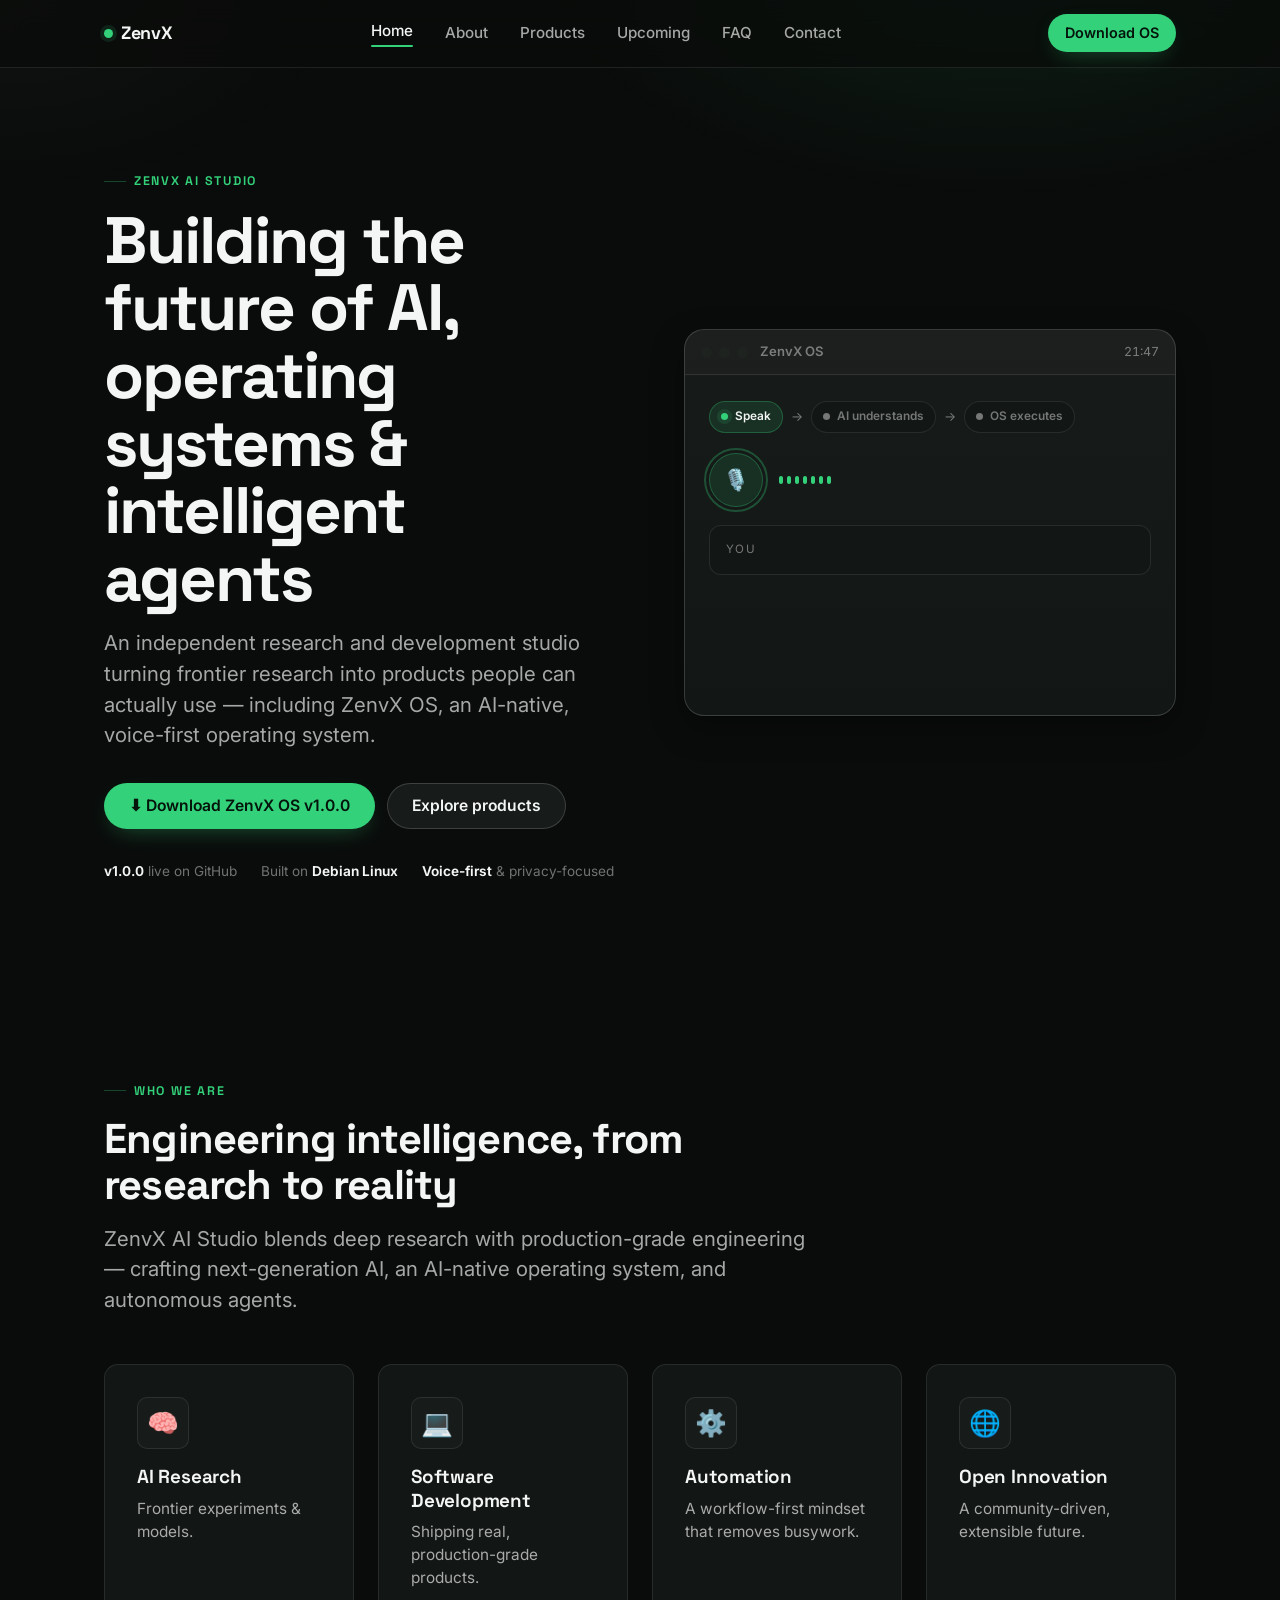
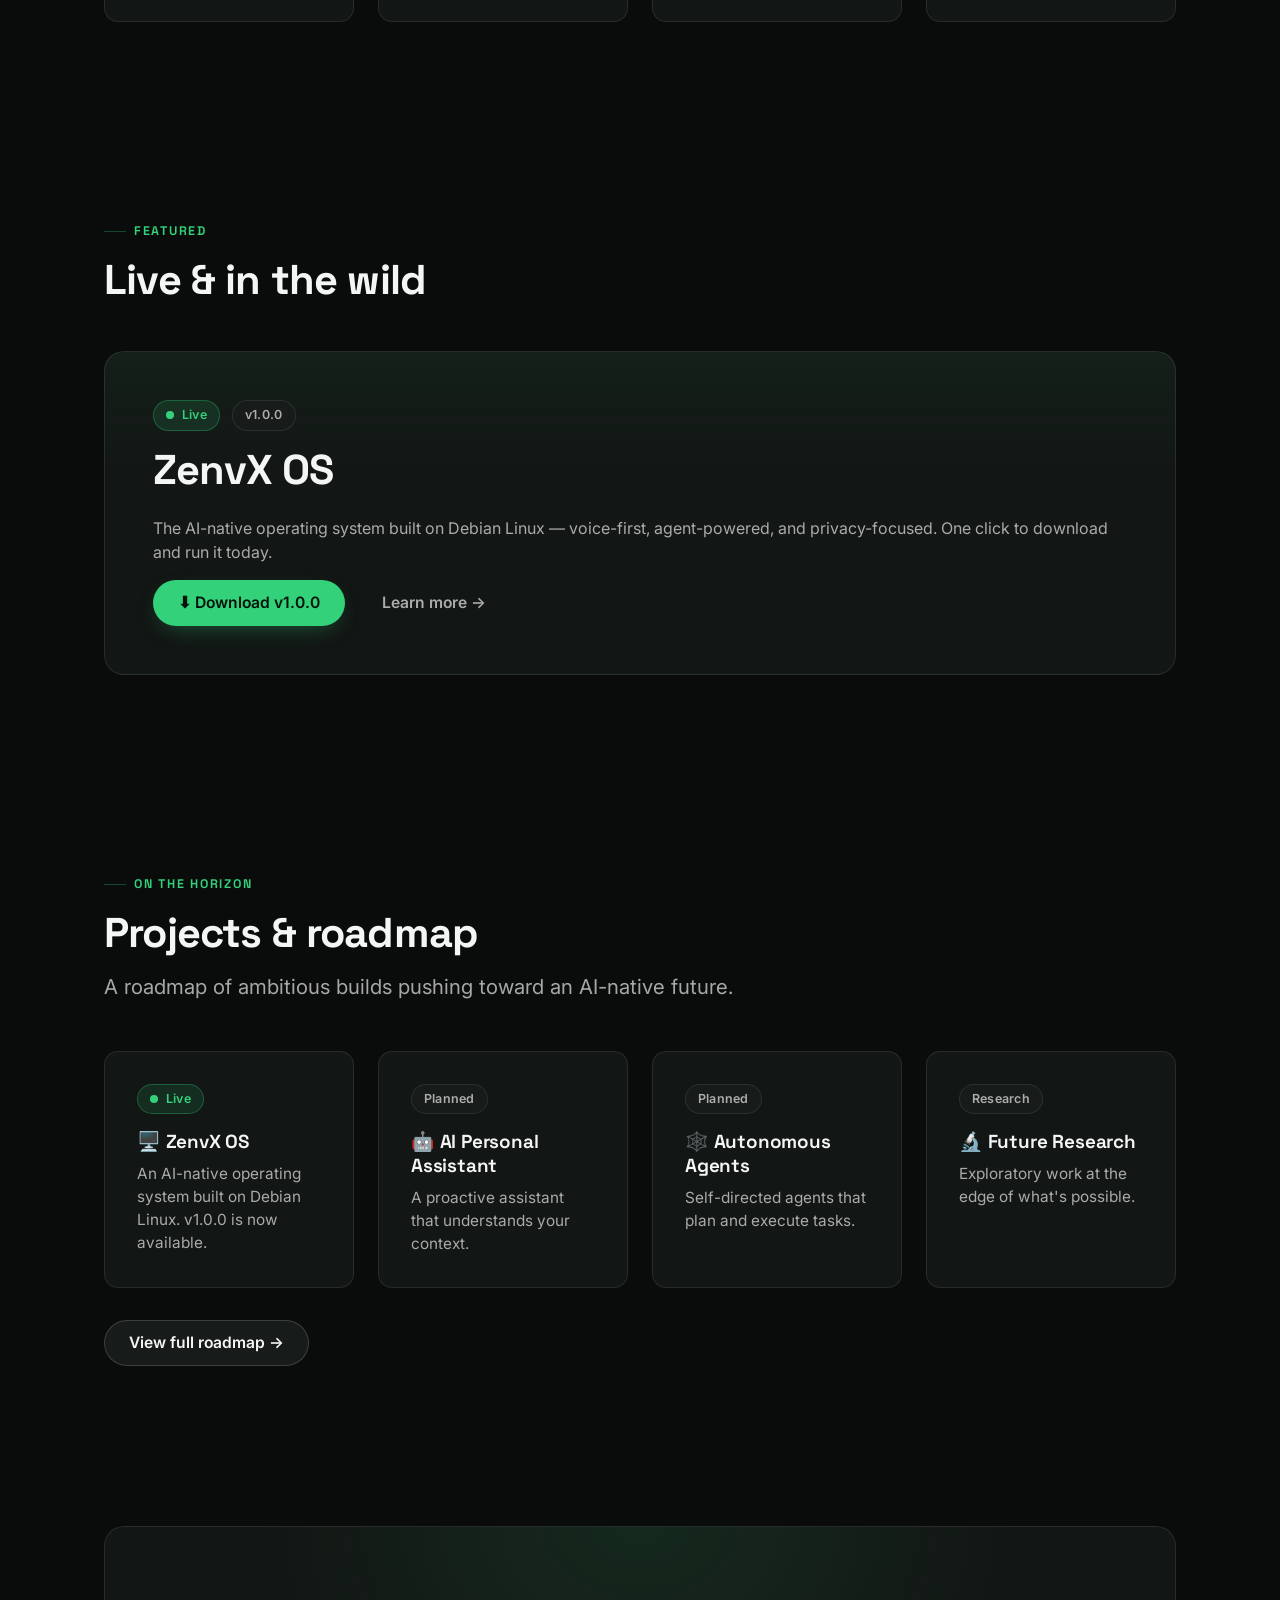
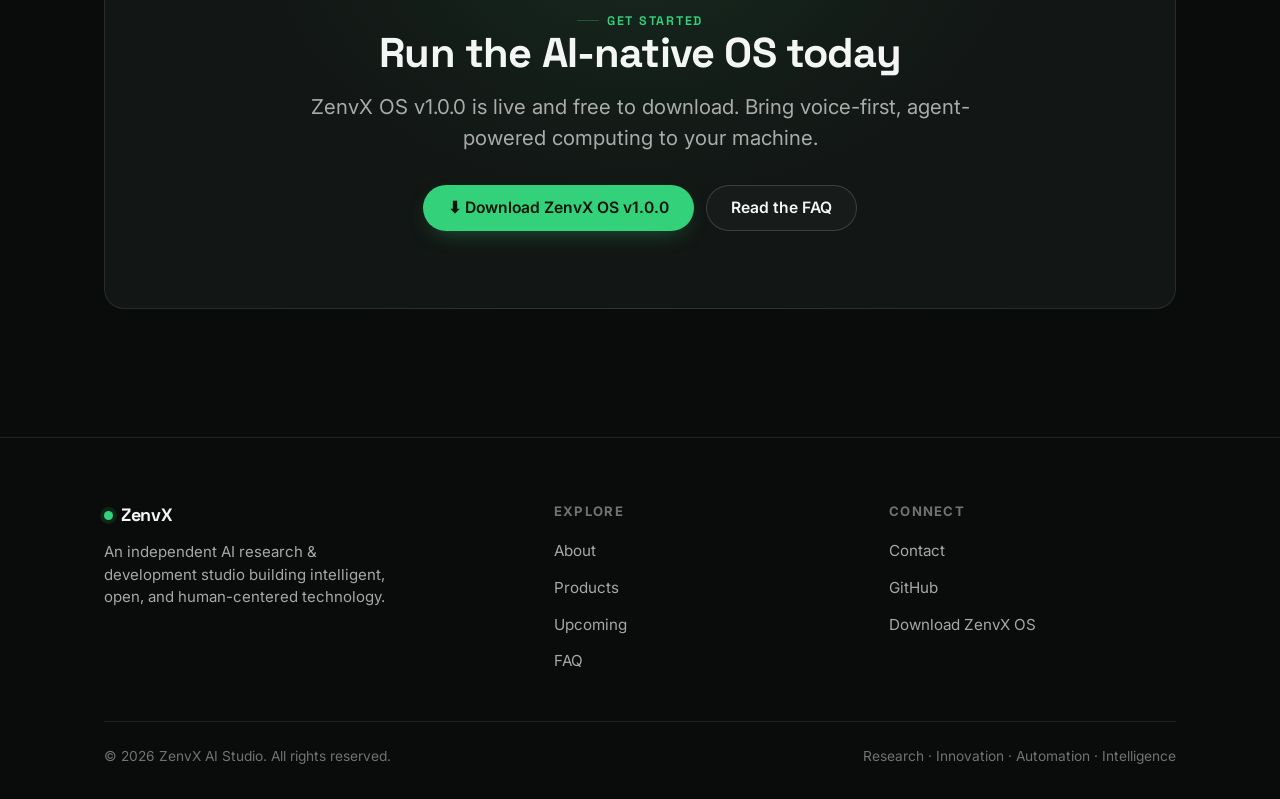
<file: index.html>
<!DOCTYPE html>
<html lang="en">
<head>
  <script>document.documentElement.classList.add("js");</script>
  <meta charset="UTF-8" />
  <meta name="viewport" content="width=device-width, initial-scale=1" />
  <title>ZenvX AI Studio — Building the Future of AI, OS &amp; Intelligent Agents</title>
  <meta name="description" content="ZenvX AI Studio is an independent R&D studio building AI-native software, autonomous agents, and ZenvX OS — a voice-first operating system on Debian Linux. v1.0.0 is live." />
  <link rel="preconnect" href="https://fonts.googleapis.com" />
  <link rel="stylesheet" href="assets/css/styles.css" />
</head>
<body>

  <!-- ============================== NAV ============================== -->
  <header class="nav" id="nav">
    <div class="nav-inner">
      <a class="brand" href="index.html"><span class="dot"></span> ZenvX</a>
      <nav aria-label="Primary">
        <ul class="nav-links">
          <li><a class="active" href="index.html">Home</a></li>
          <li><a href="about.html">About</a></li>
          <li><a href="products.html">Products</a></li>
          <li><a href="upcoming.html">Upcoming</a></li>
          <li><a href="faq.html">FAQ</a></li>
          <li><a href="contact.html">Contact</a></li>
          <li><a class="btn btn-primary btn-sm" href="https://github.com/cursed-goblin/zenvx-os/releases/tag/v1.0.0" target="_blank" rel="noopener">Download OS</a></li>
        </ul>
      </nav>
      <div class="nav-right">
        <a class="btn btn-primary btn-sm" href="https://github.com/cursed-goblin/zenvx-os/releases/tag/v1.0.0" target="_blank" rel="noopener">Download OS</a>
        <button class="nav-toggle" aria-label="Toggle menu" aria-expanded="false" aria-controls="nav"><span></span></button>
      </div>
    </div>
  </header>

  <main>
    <!-- ============================== HERO ============================== -->
    <section class="hero">
      <div class="container hero-grid">
        <div class="hero-copy reveal">
          <span class="eyebrow">ZenvX AI Studio</span>
          <h1 class="display">Building the future of AI, operating systems &amp; intelligent agents</h1>
          <p class="lead">An independent research and development studio turning frontier research into products people can actually use — including ZenvX OS, an AI-native, voice-first operating system.</p>
          <div class="hero-actions">
            <a class="btn btn-primary" href="https://github.com/cursed-goblin/zenvx-os/releases/tag/v1.0.0" target="_blank" rel="noopener">⬇ Download ZenvX OS v1.0.0</a>
            <a class="btn btn-secondary" href="products.html">Explore products</a>
          </div>
          <div class="hero-meta">
            <span><b>v1.0.0</b> live on GitHub</span>
            <span>Built on <b>Debian Linux</b></span>
            <span><b>Voice-first</b> &amp; privacy-focused</span>
          </div>
        </div>

        <!-- ===================== CONCEPT DEMO =====================
             Coded, animated mock of the ZenvX voice flow:
             Speak -> AI Understands -> OS Executes.

             >>> FUTURE ASSET SWAP POINT <<<
             When real footage exists, put it inside .demo-media below and set
             data-active="true" on that element. The JS will detect it and skip
             the coded mock automatically; CSS hides .demo-mock when media is
             active. No rebuild required.
        -->
        <div class="demo reveal d2" aria-label="Concept demo: speak, AI understands, OS executes">
          <!-- Swap slot (hidden until a real asset is provided) -->
          <div class="demo-media" data-active="false">
            <!-- Example once footage exists (also flip data-active to "true"):
            <video src="assets/media/zenvx-demo.mp4" poster="assets/media/zenvx-demo.jpg"
                   autoplay muted loop playsinline></video>
            or:
            <img src="assets/media/zenvx-demo.png" alt="ZenvX OS voice command demo" />
            -->
          </div>

          <!-- Coded animated mock (default) -->
          <div class="demo-mock">
            <div class="osbar">
              <span class="traffic"><i></i><i></i><i></i></span>
              <span class="title">ZenvX OS</span>
              <span class="clock" data-clock>00:00</span>
            </div>
            <div class="osbody">
              <div class="pipe" aria-hidden="true">
                <span class="step on"><span class="bullet"></span>Speak</span>
                <span class="arrow">→</span>
                <span class="step"><span class="bullet"></span>AI understands</span>
                <span class="arrow">→</span>
                <span class="step"><span class="bullet"></span>OS executes</span>
              </div>

              <div class="mic-row">
                <div class="mic">🎙️</div>
                <div class="wave" aria-hidden="true"><i></i><i></i><i></i><i></i><i></i><i></i><i></i></div>
              </div>

              <div class="bubble">
                <span class="label">You</span>
                <span data-typed data-command="Open my presentation and mute notifications"></span><span class="caret"></span>
              </div>

              <div class="result">
                <div class="win">
                  <span class="app">📊</span>
                  <span class="meta"><small>Opening app</small><b>Presentation.key</b></span>
                </div>
                <div class="notif">
                  <small>Notifications</small>
                  <span class="toggle" aria-hidden="true"></span>
                  <span class="state">Muted</span>
                </div>
              </div>
            </div>
          </div>
        </div>
      </div>
    </section>

    <!-- ============================== WHY ZENVX ============================== -->
    <section class="section" id="why">
      <div class="container">
        <div class="section-head reveal">
          <span class="eyebrow">Who we are</span>
          <h2 class="h2">Engineering intelligence, from research to reality</h2>
          <p class="lead">ZenvX AI Studio blends deep research with production-grade engineering — crafting next-generation AI, an AI-native operating system, and autonomous agents.</p>
        </div>
        <div class="grid grid-4">
          <article class="card stat reveal">
            <span class="icon">🧠</span>
            <h3 class="h3">AI Research</h3>
            <p>Frontier experiments &amp; models.</p>
          </article>
          <article class="card stat reveal d1">
            <span class="icon">💻</span>
            <h3 class="h3">Software Development</h3>
            <p>Shipping real, production-grade products.</p>
          </article>
          <article class="card stat reveal d2">
            <span class="icon">⚙️</span>
            <h3 class="h3">Automation</h3>
            <p>A workflow-first mindset that removes busywork.</p>
          </article>
          <article class="card stat reveal d3">
            <span class="icon">🌐</span>
            <h3 class="h3">Open Innovation</h3>
            <p>A community-driven, extensible future.</p>
          </article>
        </div>
      </div>
    </section>

    <!-- ============================== FEATURED ============================== -->
    <section class="section" id="featured">
      <div class="container">
        <div class="section-head reveal">
          <span class="eyebrow">Featured</span>
          <h2 class="h2">Live &amp; in the wild</h2>
        </div>
        <div class="grid">
          <article class="product-card reveal">
            <div class="row">
              <span class="badge badge-live"><span class="live-dot"></span> Live</span>
              <span class="badge">v1.0.0</span>
            </div>
            <h3 class="h2">ZenvX OS</h3>
            <p class="muted">The AI-native operating system built on Debian Linux — voice-first, agent-powered, and privacy-focused. One click to download and run it today.</p>
            <div class="row">
              <a class="btn btn-primary" href="https://github.com/cursed-goblin/zenvx-os/releases/tag/v1.0.0" target="_blank" rel="noopener">⬇ Download v1.0.0</a>
              <a class="btn btn-ghost" href="upcoming.html">Learn more →</a>
            </div>
          </article>
        </div>
      </div>
    </section>

    <!-- ============================== ROADMAP TEASER ============================== -->
    <section class="section" id="roadmap">
      <div class="container">
        <div class="section-head reveal">
          <span class="eyebrow">On the horizon</span>
          <h2 class="h2">Projects &amp; roadmap</h2>
          <p class="lead">A roadmap of ambitious builds pushing toward an AI-native future.</p>
        </div>
        <div class="grid grid-4">
          <article class="card reveal">
            <span class="badge badge-live" style="margin-bottom:var(--s4)"><span class="live-dot"></span> Live</span>
            <h3 class="h3">🖥️ ZenvX OS</h3>
            <p>An AI-native operating system built on Debian Linux. v1.0.0 is now available.</p>
          </article>
          <article class="card reveal d1">
            <span class="badge badge-soon" style="margin-bottom:var(--s4)">Planned</span>
            <h3 class="h3">🤖 AI Personal Assistant</h3>
            <p>A proactive assistant that understands your context.</p>
          </article>
          <article class="card reveal d2">
            <span class="badge badge-soon" style="margin-bottom:var(--s4)">Planned</span>
            <h3 class="h3">🕸️ Autonomous Agents</h3>
            <p>Self-directed agents that plan and execute tasks.</p>
          </article>
          <article class="card reveal d3">
            <span class="badge badge-soon" style="margin-bottom:var(--s4)">Research</span>
            <h3 class="h3">🔬 Future Research</h3>
            <p>Exploratory work at the edge of what's possible.</p>
          </article>
        </div>
        <div style="margin-top:var(--s6)" class="reveal">
          <a class="btn btn-secondary" href="upcoming.html">View full roadmap →</a>
        </div>
      </div>
    </section>

    <!-- ============================== CTA ============================== -->
    <section class="section section--tight">
      <div class="container">
        <div class="cta-band reveal">
          <span class="eyebrow" style="justify-content:center">Get started</span>
          <h2 class="h2">Run the AI-native OS today</h2>
          <p class="lead" style="max-width:52ch;margin-inline:auto">ZenvX OS v1.0.0 is live and free to download. Bring voice-first, agent-powered computing to your machine.</p>
          <div class="actions">
            <a class="btn btn-primary" href="https://github.com/cursed-goblin/zenvx-os/releases/tag/v1.0.0" target="_blank" rel="noopener">⬇ Download ZenvX OS v1.0.0</a>
            <a class="btn btn-secondary" href="faq.html">Read the FAQ</a>
          </div>
        </div>
      </div>
    </section>
  </main>

  <!-- ============================== FOOTER ============================== -->
  <footer class="footer">
    <div class="container">
      <div class="footer-grid">
        <div>
          <a class="brand" href="index.html"><span class="dot"></span> ZenvX</a>
          <p>An independent AI research &amp; development studio building intelligent, open, and human-centered technology.</p>
        </div>
        <div>
          <h4>Explore</h4>
          <ul>
            <li><a href="about.html">About</a></li>
            <li><a href="products.html">Products</a></li>
            <li><a href="upcoming.html">Upcoming</a></li>
            <li><a href="faq.html">FAQ</a></li>
          </ul>
        </div>
        <div>
          <h4>Connect</h4>
          <ul>
            <li><a href="contact.html">Contact</a></li>
            <li><a href="https://github.com/cursed-goblin/zenvx-os" target="_blank" rel="noopener">GitHub</a></li>
            <li><a href="https://github.com/cursed-goblin/zenvx-os/releases/tag/v1.0.0" target="_blank" rel="noopener">Download ZenvX OS</a></li>
          </ul>
        </div>
      </div>
      <div class="footer-bottom">
        <span>© <span id="year">2026</span> ZenvX AI Studio. All rights reserved.</span>
        <span>Research · Innovation · Automation · Intelligence</span>
      </div>
    </div>
  </footer>

  <script src="assets/js/main.js"></script>
  <script>document.getElementById("year").textContent = new Date().getFullYear();</script>
</body>
</html>
</file>
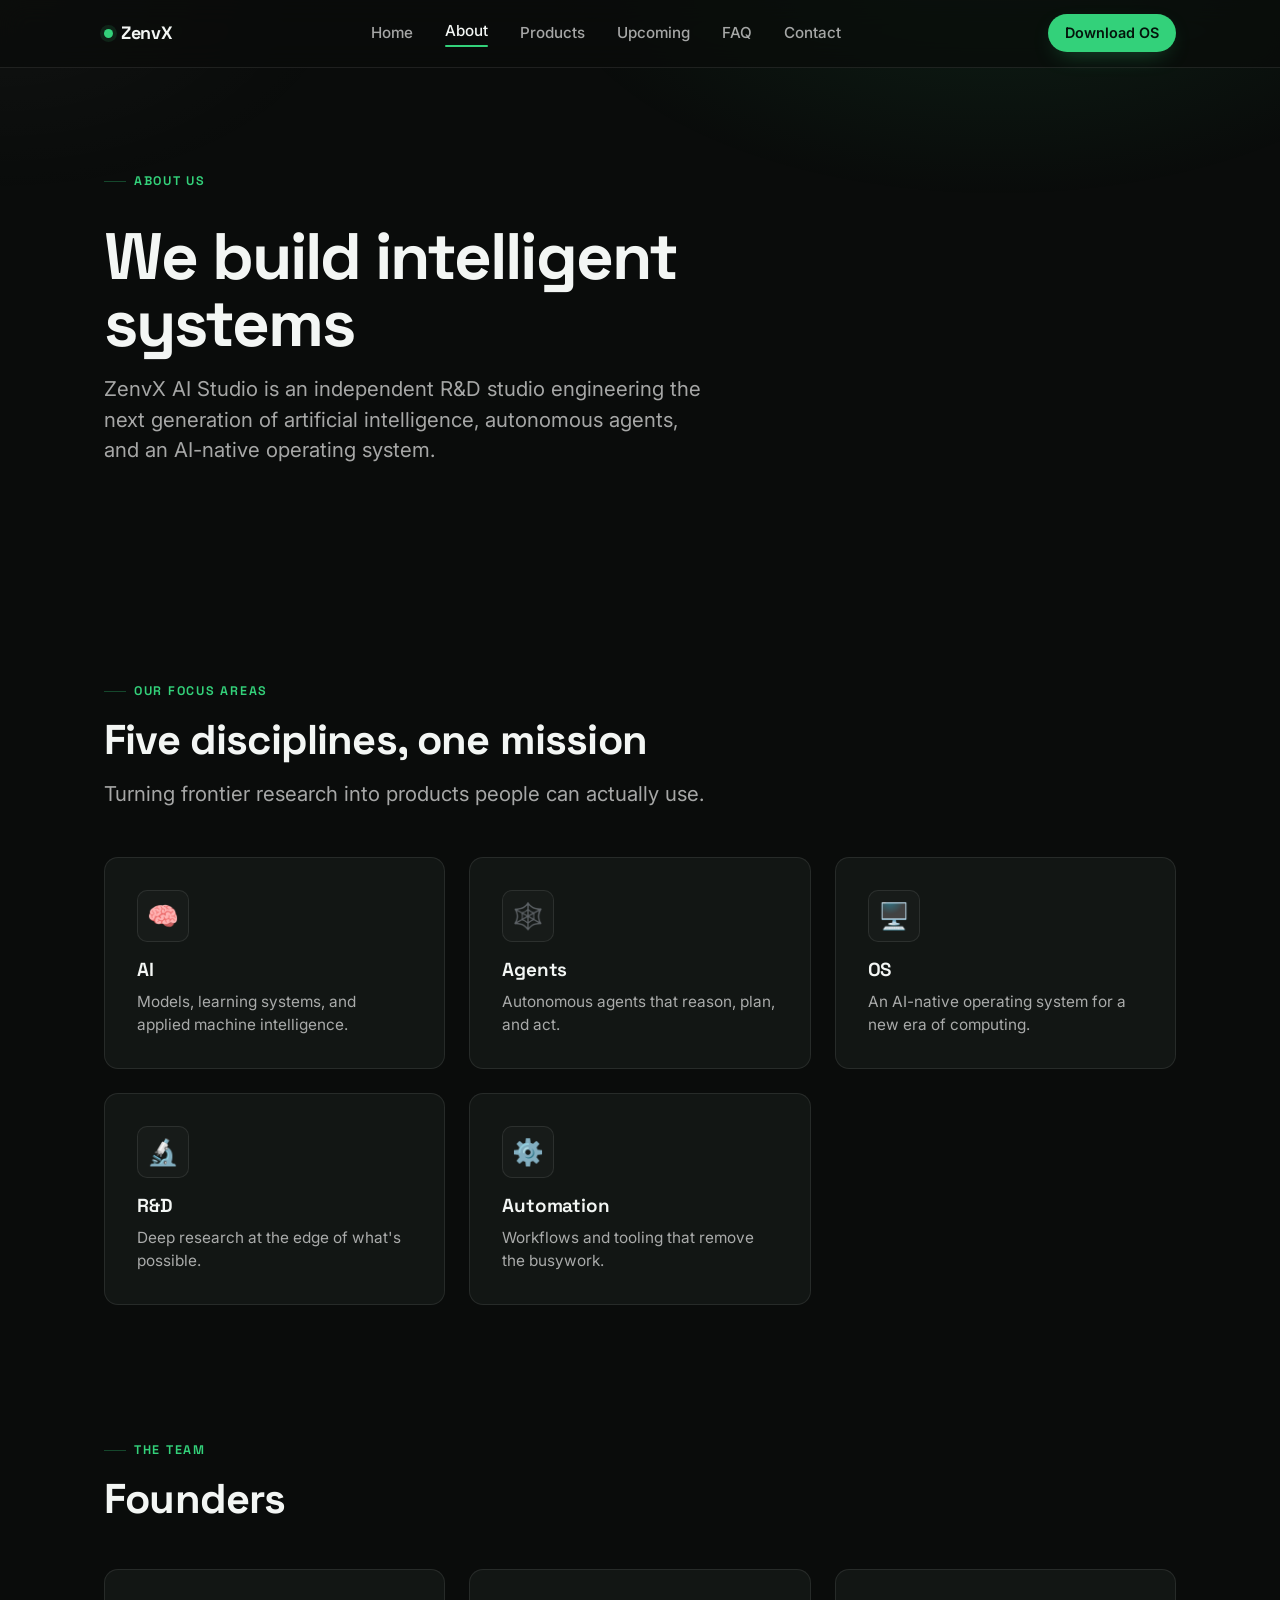
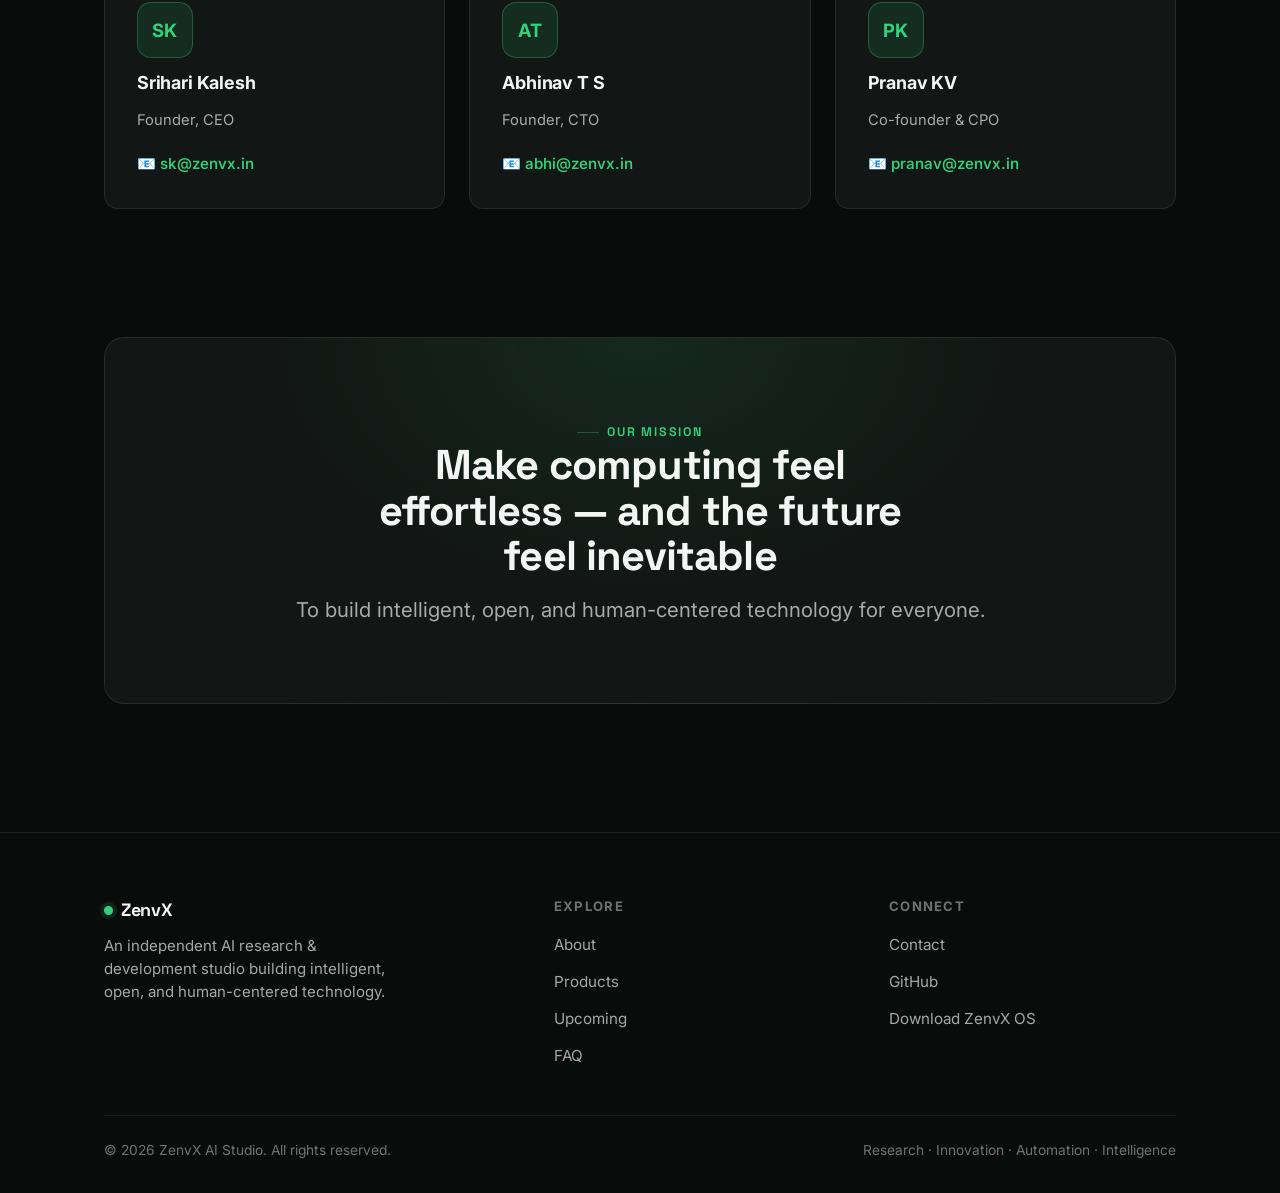
<file: about.html>
<!DOCTYPE html>
<html lang="en">
<head>
  <script>document.documentElement.classList.add("js");</script>
  <meta charset="UTF-8" />
  <meta name="viewport" content="width=device-width, initial-scale=1" />
  <title>About — ZenvX AI Studio</title>
  <meta name="description" content="ZenvX AI Studio is an independent R&D studio engineering AI, autonomous agents, and an AI-native operating system." />
  <link rel="stylesheet" href="assets/css/styles.css" />
</head>
<body>

  <!-- ============================== NAV ============================== -->
  <header class="nav" id="nav">
    <div class="nav-inner">
      <a class="brand" href="index.html"><span class="dot"></span> ZenvX</a>
      <nav aria-label="Primary">
        <ul class="nav-links">
          <li><a href="index.html">Home</a></li>
          <li><a class="active" href="about.html">About</a></li>
          <li><a href="products.html">Products</a></li>
          <li><a href="upcoming.html">Upcoming</a></li>
          <li><a href="faq.html">FAQ</a></li>
          <li><a href="contact.html">Contact</a></li>
          <li><a class="btn btn-primary btn-sm" href="https://github.com/cursed-goblin/zenvx-os/releases/tag/v1.0.0" target="_blank" rel="noopener">Download OS</a></li>
        </ul>
      </nav>
      <div class="nav-right">
        <a class="btn btn-primary btn-sm" href="https://github.com/cursed-goblin/zenvx-os/releases/tag/v1.0.0" target="_blank" rel="noopener">Download OS</a>
        <button class="nav-toggle" aria-label="Toggle menu" aria-expanded="false" aria-controls="nav"><span></span></button>
      </div>
    </div>
  </header>

  <main>
    <!-- ============================== INTRO ============================== -->
    <section class="hero section--tight">
      <div class="container">
        <div class="section-head reveal" style="max-width:820px">
          <span class="eyebrow">About us</span>
          <h1 class="display">We build intelligent systems</h1>
          <p class="lead">ZenvX AI Studio is an independent R&amp;D studio engineering the next generation of artificial intelligence, autonomous agents, and an AI-native operating system.</p>
        </div>
      </div>
    </section>

    <!-- ============================== FOCUS AREAS ============================== -->
    <section class="section section--tight">
      <div class="container">
        <div class="section-head reveal">
          <span class="eyebrow">Our focus areas</span>
          <h2 class="h2">Five disciplines, one mission</h2>
          <p class="lead">Turning frontier research into products people can actually use.</p>
        </div>
        <div class="grid grid-3">
          <article class="card reveal">
            <span class="icon">🧠</span>
            <h3 class="h3">AI</h3>
            <p>Models, learning systems, and applied machine intelligence.</p>
          </article>
          <article class="card reveal d1">
            <span class="icon">🕸️</span>
            <h3 class="h3">Agents</h3>
            <p>Autonomous agents that reason, plan, and act.</p>
          </article>
          <article class="card reveal d2">
            <span class="icon">🖥️</span>
            <h3 class="h3">OS</h3>
            <p>An AI-native operating system for a new era of computing.</p>
          </article>
          <article class="card reveal d1">
            <span class="icon">🔬</span>
            <h3 class="h3">R&amp;D</h3>
            <p>Deep research at the edge of what's possible.</p>
          </article>
          <article class="card reveal d2">
            <span class="icon">⚙️</span>
            <h3 class="h3">Automation</h3>
            <p>Workflows and tooling that remove the busywork.</p>
          </article>
        </div>
      </div>
    </section>

    <!-- ============================== FOUNDERS ==============================
         NOTE: phone numbers removed per spec — email is the only direct
         contact method shown per founder. New founder Pranav KV added.
         3-up responsive grid (wraps cleanly on mobile).
    -->
    <section class="section section--tight">
      <div class="container">
        <div class="section-head reveal">
          <span class="eyebrow">The team</span>
          <h2 class="h2">Founders</h2>
        </div>
        <div class="founder-grid">
          <article class="founder-card reveal">
            <span class="avatar">SK</span>
            <span class="name">Srihari Kalesh</span>
            <span class="role">Founder, CEO</span>
            <span class="contact"><a href="mailto:sk@zenvx.in">📧 sk@zenvx.in</a></span>
          </article>
          <article class="founder-card reveal d1">
            <span class="avatar">AT</span>
            <span class="name">Abhinav T S</span>
            <span class="role">Founder, CTO</span>
            <span class="contact"><a href="mailto:abhi@zenvx.in">📧 abhi@zenvx.in</a></span>
          </article>
          <article class="founder-card reveal d2">
            <span class="avatar">PK</span>
            <span class="name">Pranav KV</span>
            <span class="role">Co-founder &amp; CPO</span>
            <span class="contact"><a href="mailto:pranav@zenvx.in">📧 pranav@zenvx.in</a></span>
          </article>
        </div>
      </div>
    </section>

    <!-- ============================== MISSION ============================== -->
    <section class="section section--tight">
      <div class="container">
        <div class="cta-band reveal">
          <span class="eyebrow" style="justify-content:center">Our mission</span>
          <h2 class="h2" style="max-width:20ch;margin-inline:auto">Make computing feel effortless — and the future feel inevitable</h2>
          <p class="lead" style="max-width:60ch;margin-inline:auto">To build intelligent, open, and human-centered technology for everyone.</p>
        </div>
      </div>
    </section>
  </main>

  <!-- ============================== FOOTER ============================== -->
  <footer class="footer">
    <div class="container">
      <div class="footer-grid">
        <div>
          <a class="brand" href="index.html"><span class="dot"></span> ZenvX</a>
          <p>An independent AI research &amp; development studio building intelligent, open, and human-centered technology.</p>
        </div>
        <div>
          <h4>Explore</h4>
          <ul>
            <li><a href="about.html">About</a></li>
            <li><a href="products.html">Products</a></li>
            <li><a href="upcoming.html">Upcoming</a></li>
            <li><a href="faq.html">FAQ</a></li>
          </ul>
        </div>
        <div>
          <h4>Connect</h4>
          <ul>
            <li><a href="contact.html">Contact</a></li>
            <li><a href="https://github.com/cursed-goblin/zenvx-os" target="_blank" rel="noopener">GitHub</a></li>
            <li><a href="https://github.com/cursed-goblin/zenvx-os/releases/tag/v1.0.0" target="_blank" rel="noopener">Download ZenvX OS</a></li>
          </ul>
        </div>
      </div>
      <div class="footer-bottom">
        <span>© <span id="year">2026</span> ZenvX AI Studio. All rights reserved.</span>
        <span>Research · Innovation · Automation · Intelligence</span>
      </div>
    </div>
  </footer>

  <script src="assets/js/main.js"></script>
  <script>document.getElementById("year").textContent = new Date().getFullYear();</script>
</body>
</html>
</file>
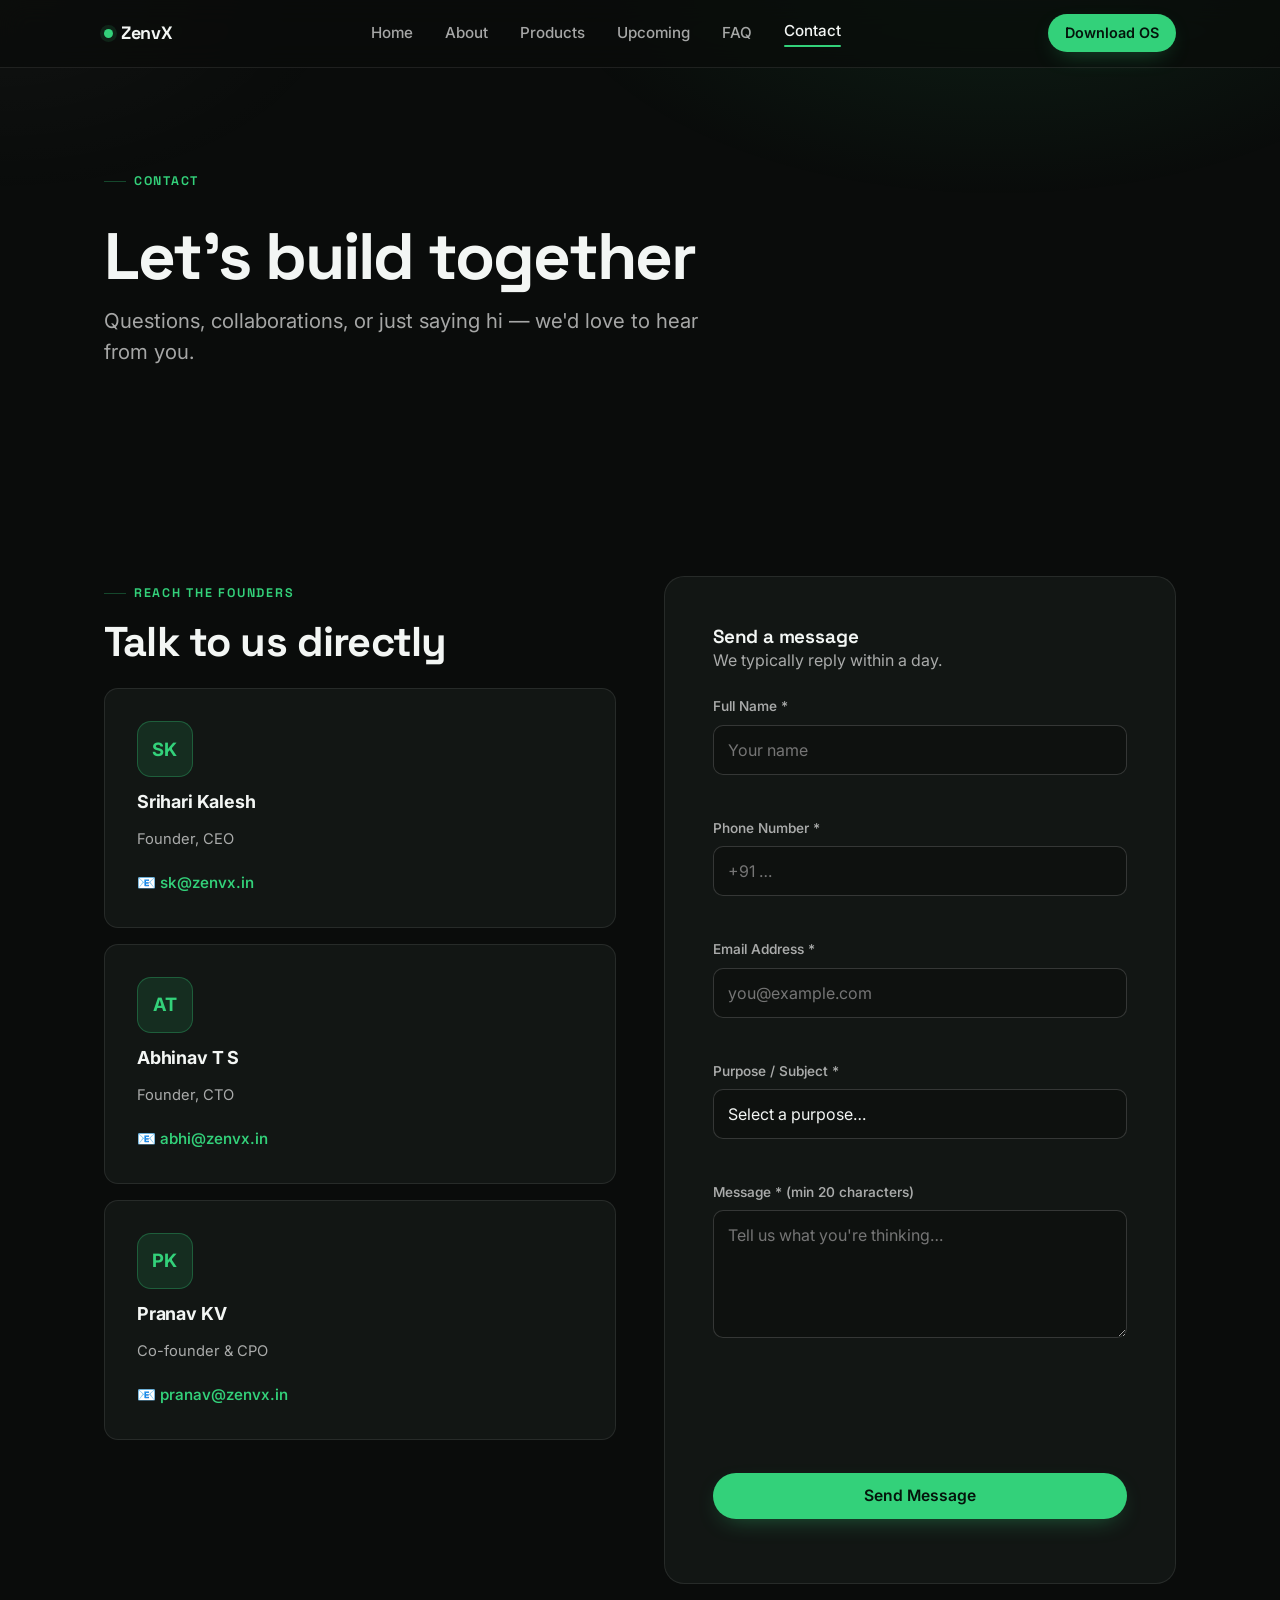
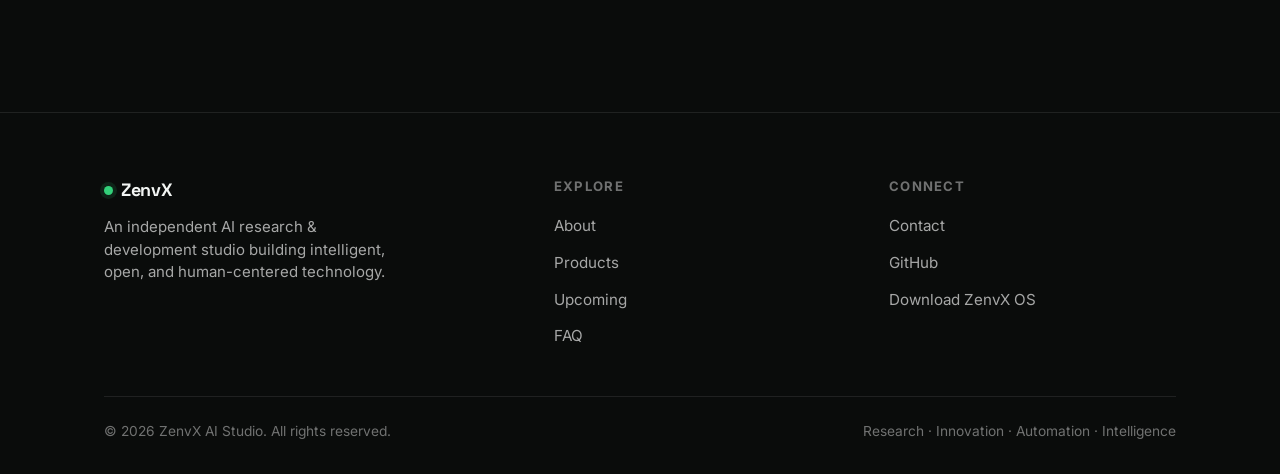
<file: contact.html>
<!DOCTYPE html>
<html lang="en">
<head>
  <script>document.documentElement.classList.add("js");</script>
  <meta charset="UTF-8" />
  <meta name="viewport" content="width=device-width, initial-scale=1" />
  <title>Contact — ZenvX AI Studio</title>
  <meta name="description" content="Get in touch with ZenvX AI Studio — questions, collaborations, or partnerships." />
  <link rel="stylesheet" href="assets/css/styles.css" />
</head>
<body>

  <header class="nav" id="nav">
    <div class="nav-inner">
      <a class="brand" href="index.html"><span class="dot"></span> ZenvX</a>
      <nav aria-label="Primary">
        <ul class="nav-links">
          <li><a href="index.html">Home</a></li>
          <li><a href="about.html">About</a></li>
          <li><a href="products.html">Products</a></li>
          <li><a href="upcoming.html">Upcoming</a></li>
          <li><a href="faq.html">FAQ</a></li>
          <li><a class="active" href="contact.html">Contact</a></li>
          <li><a class="btn btn-primary btn-sm" href="https://github.com/cursed-goblin/zenvx-os/releases/tag/v1.0.0" target="_blank" rel="noopener">Download OS</a></li>
        </ul>
      </nav>
      <div class="nav-right">
        <a class="btn btn-primary btn-sm" href="https://github.com/cursed-goblin/zenvx-os/releases/tag/v1.0.0" target="_blank" rel="noopener">Download OS</a>
        <button class="nav-toggle" aria-label="Toggle menu" aria-expanded="false" aria-controls="nav"><span></span></button>
      </div>
    </div>
  </header>

  <main>
    <section class="hero section--tight">
      <div class="container">
        <div class="section-head reveal" style="max-width:820px">
          <span class="eyebrow">Contact</span>
          <h1 class="display">Let's build together</h1>
          <p class="lead">Questions, collaborations, or just saying hi — we'd love to hear from you.</p>
        </div>
      </div>
    </section>

    <section class="section section--tight">
      <div class="container">
        <div class="contact-grid">
          <!-- Founders: email-only direct contact (phones removed for consistency) -->
          <div class="reveal">
            <div class="section-head" style="margin-bottom:var(--s5)">
              <span class="eyebrow">Reach the founders</span>
              <h2 class="h2">Talk to us directly</h2>
            </div>
            <div class="grid" style="gap:var(--s4)">
              <article class="founder-card">
                <span class="avatar">SK</span>
                <span class="name">Srihari Kalesh</span>
                <span class="role">Founder, CEO</span>
                <span class="contact"><a href="mailto:sk@zenvx.in">📧 sk@zenvx.in</a></span>
              </article>
              <article class="founder-card">
                <span class="avatar">AT</span>
                <span class="name">Abhinav T S</span>
                <span class="role">Founder, CTO</span>
                <span class="contact"><a href="mailto:abhi@zenvx.in">📧 abhi@zenvx.in</a></span>
              </article>
              <article class="founder-card">
                <span class="avatar">PK</span>
                <span class="name">Pranav KV</span>
                <span class="role">Co-founder &amp; CPO</span>
                <span class="contact"><a href="mailto:pranav@zenvx.in">📧 pranav@zenvx.in</a></span>
              </article>
            </div>
          </div>

          <!-- Message form -->
          <div class="reveal d1">
            <div class="form-card">
              <div class="section-head" style="margin-bottom:var(--s5)">
                <h2 class="h3">Send a message</h2>
                <p class="muted">We typically reply within a day.</p>
              </div>
              <!-- Posts to the existing Cloudflare Pages Function at /api/contact
                   (Turnstile CAPTCHA + Resend). DOM ids/names below match js/contact.js. -->
              <form id="contact-form" novalidate>
                <!-- Honeypot: real users never see or fill this -->
                <div class="hp" aria-hidden="true">
                  <label for="company_website">Company Website</label>
                  <input id="company_website" name="company_website" type="text" tabindex="-1" autocomplete="off" />
                </div>

                <div class="field">
                  <label for="full_name">Full Name *</label>
                  <input id="full_name" name="full_name" type="text" required placeholder="Your name" />
                  <span class="field-error" data-error-for="full_name"></span>
                </div>
                <div class="field">
                  <label for="phone">Phone Number *</label>
                  <input id="phone" name="phone" type="tel" required placeholder="+91 …" />
                  <span class="field-error" data-error-for="phone"></span>
                </div>
                <div class="field">
                  <label for="email">Email Address *</label>
                  <input id="email" name="email" type="email" required placeholder="you@example.com" />
                  <span class="field-error" data-error-for="email"></span>
                </div>
                <div class="field">
                  <label for="purpose">Purpose / Subject *</label>
                  <select id="purpose" name="purpose" required>
                    <option value="" disabled selected>Select a purpose…</option>
                    <option>General Inquiry</option>
                    <option>Collaboration</option>
                    <option>Partnership</option>
                    <option>Product Support</option>
                    <option>Careers</option>
                    <option>Other</option>
                  </select>
                  <span class="field-error" data-error-for="purpose"></span>
                </div>
                <div class="field">
                  <label for="message">Message * (min 20 characters)</label>
                  <textarea id="message" name="message" minlength="20" required placeholder="Tell us what you're thinking…"></textarea>
                  <span class="field-error" data-error-for="message"></span>
                </div>

                <!-- Cloudflare Turnstile CAPTCHA (site key is public by design) -->
                <div class="cf-turnstile" data-sitekey="0x4AAAAAADjFGe7MnrtJ2n0y" data-theme="dark"></div>
                <span class="field-error" data-error-for="captcha"></span>

                <button class="btn btn-primary btn-block submit-btn" type="submit">
                  <span class="btn-text">Send Message</span>
                </button>
                <div class="form-status" role="status" aria-live="polite"></div>
              </form>
            </div>
          </div>
        </div>
      </div>
    </section>
  </main>

  <footer class="footer">
    <div class="container">
      <div class="footer-grid">
        <div>
          <a class="brand" href="index.html"><span class="dot"></span> ZenvX</a>
          <p>An independent AI research &amp; development studio building intelligent, open, and human-centered technology.</p>
        </div>
        <div>
          <h4>Explore</h4>
          <ul>
            <li><a href="about.html">About</a></li>
            <li><a href="products.html">Products</a></li>
            <li><a href="upcoming.html">Upcoming</a></li>
            <li><a href="faq.html">FAQ</a></li>
          </ul>
        </div>
        <div>
          <h4>Connect</h4>
          <ul>
            <li><a href="contact.html">Contact</a></li>
            <li><a href="https://github.com/cursed-goblin/zenvx-os" target="_blank" rel="noopener">GitHub</a></li>
            <li><a href="https://github.com/cursed-goblin/zenvx-os/releases/tag/v1.0.0" target="_blank" rel="noopener">Download ZenvX OS</a></li>
          </ul>
        </div>
      </div>
      <div class="footer-bottom">
        <span>© <span id="year">2026</span> ZenvX AI Studio. All rights reserved.</span>
        <span>Research · Innovation · Automation · Intelligence</span>
      </div>
    </div>
  </footer>

  <script src="assets/js/main.js"></script>
  <script src="https://challenges.cloudflare.com/turnstile/v0/api.js" async defer></script>
  <script src="assets/js/contact.js"></script>
  <script>document.getElementById("year").textContent = new Date().getFullYear();</script>
</body>
</html>
</file>
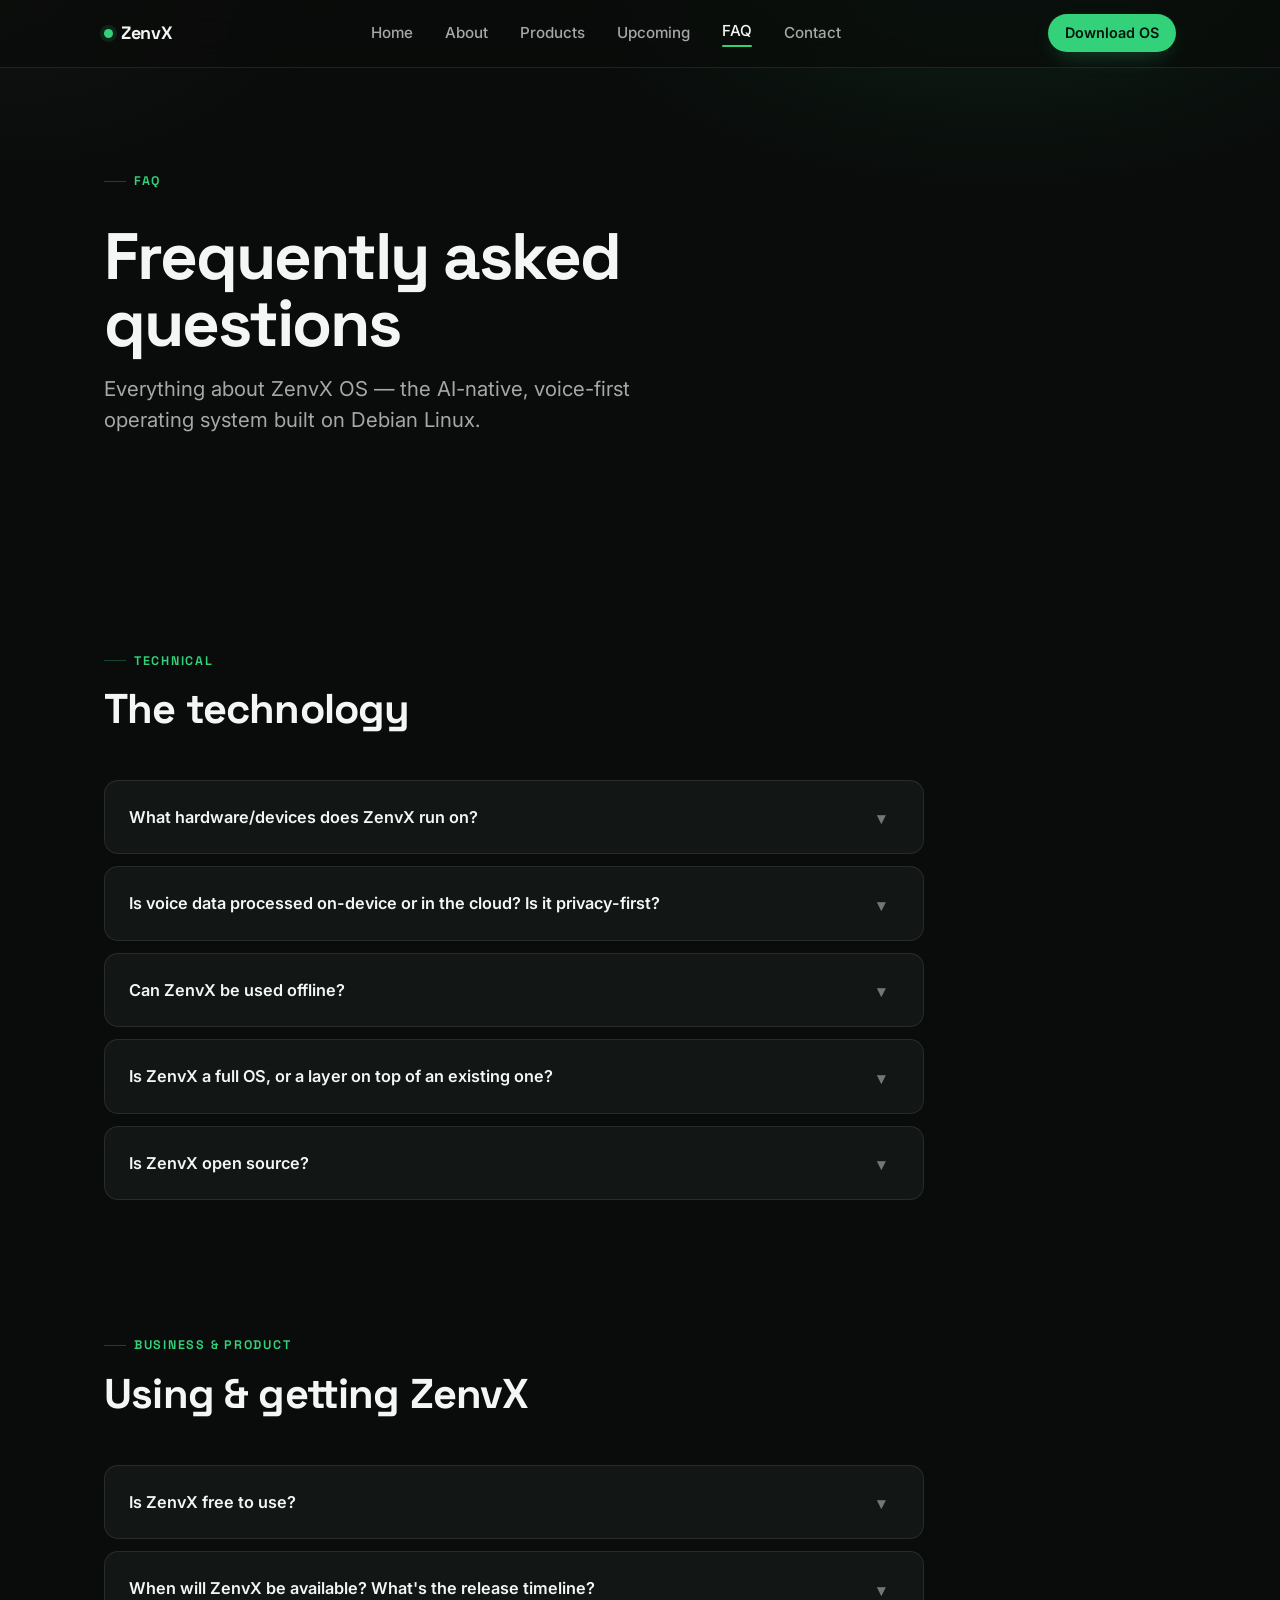
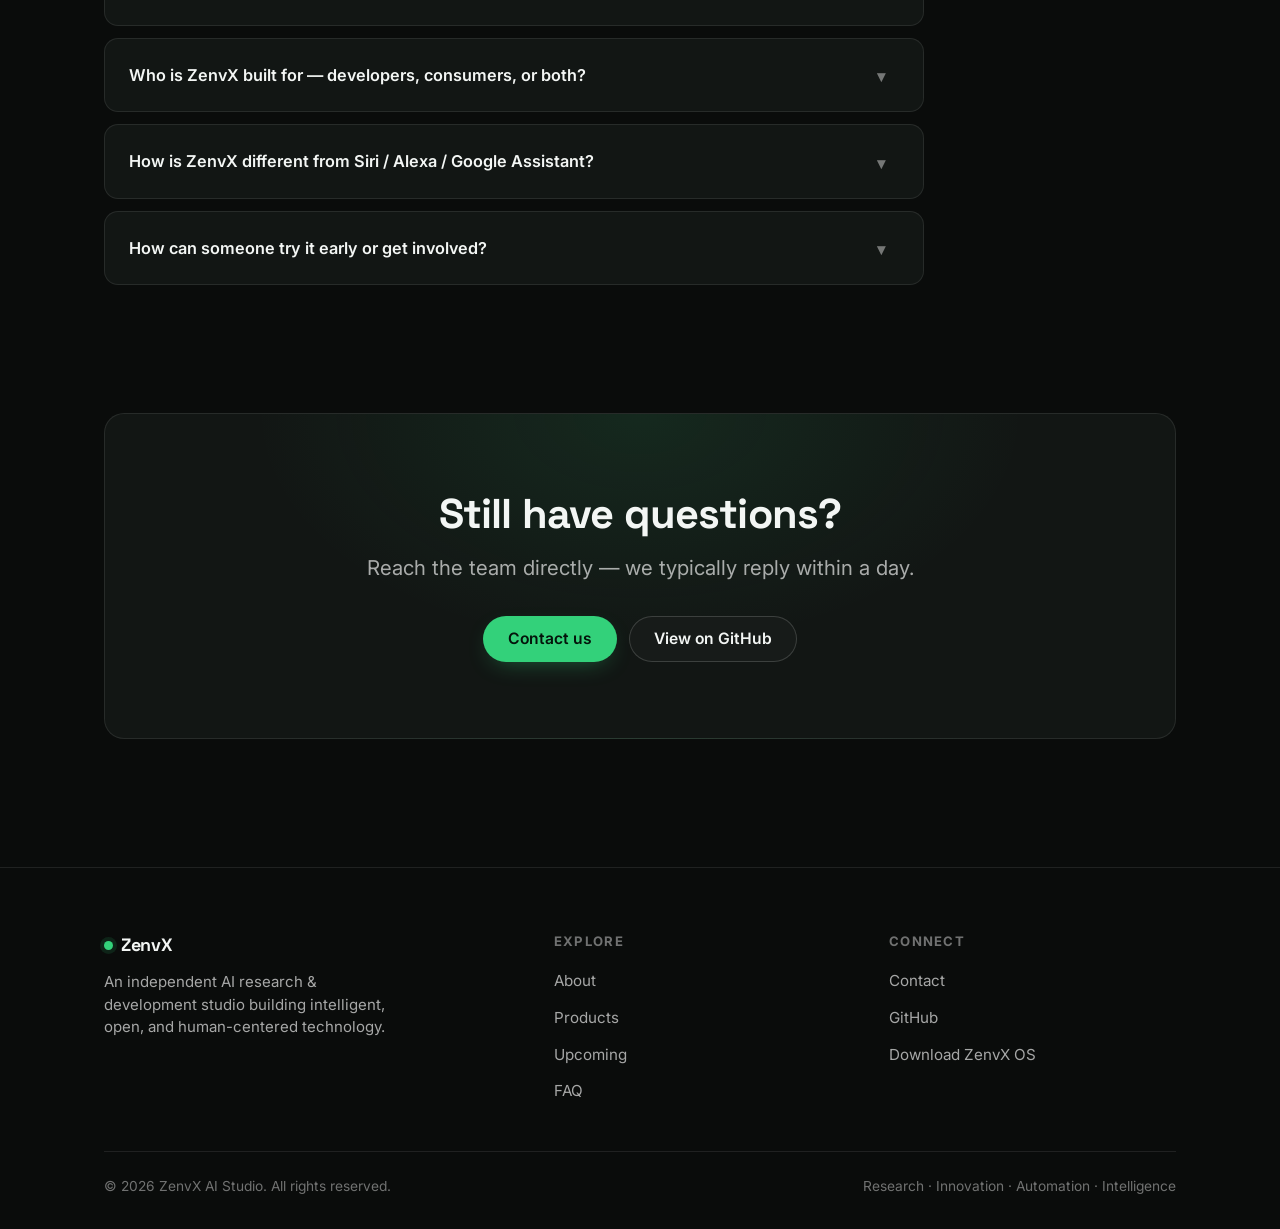
<file: faq.html>
<!DOCTYPE html>
<html lang="en">
<head>
  <script>document.documentElement.classList.add("js");</script>
  <meta charset="UTF-8" />
  <meta name="viewport" content="width=device-width, initial-scale=1" />
  <title>FAQ — ZenvX AI Studio</title>
  <meta name="description" content="Frequently asked questions about ZenvX OS — the AI-native, voice-first operating system built on Debian Linux." />
  <link rel="stylesheet" href="assets/css/styles.css" />
</head>
<body>

  <header class="nav" id="nav">
    <div class="nav-inner">
      <a class="brand" href="index.html"><span class="dot"></span> ZenvX</a>
      <nav aria-label="Primary">
        <ul class="nav-links">
          <li><a href="index.html">Home</a></li>
          <li><a href="about.html">About</a></li>
          <li><a href="products.html">Products</a></li>
          <li><a href="upcoming.html">Upcoming</a></li>
          <li><a class="active" href="faq.html">FAQ</a></li>
          <li><a href="contact.html">Contact</a></li>
          <li><a class="btn btn-primary btn-sm" href="https://github.com/cursed-goblin/zenvx-os/releases/tag/v1.0.0" target="_blank" rel="noopener">Download OS</a></li>
        </ul>
      </nav>
      <div class="nav-right">
        <a class="btn btn-primary btn-sm" href="https://github.com/cursed-goblin/zenvx-os/releases/tag/v1.0.0" target="_blank" rel="noopener">Download OS</a>
        <button class="nav-toggle" aria-label="Toggle menu" aria-expanded="false" aria-controls="nav"><span></span></button>
      </div>
    </div>
  </header>

  <main>
    <section class="hero section--tight">
      <div class="container">
        <div class="section-head reveal" style="max-width:820px">
          <span class="eyebrow">FAQ</span>
          <h1 class="display">Frequently asked questions</h1>
          <p class="lead">Everything about ZenvX OS — the AI-native, voice-first operating system built on Debian Linux.</p>
        </div>
      </div>
    </section>

    <!-- ===================== TECHNICAL ===================== -->
    <section class="section section--tight">
      <div class="container">
        <div class="section-head reveal">
          <span class="eyebrow">Technical</span>
          <h2 class="h2">The technology</h2>
        </div>
        <div class="faq reveal">

          <div class="faq-item">
            <button class="faq-q" aria-expanded="false"><span>What hardware/devices does ZenvX run on?</span><span class="chev" aria-hidden="true">▾</span></button>
            <div class="faq-a" aria-hidden="true"><div><p>ZenvX OS is a full operating system built on Debian Linux, so it targets standard PC hardware that Debian supports. Exact minimum specs and a certified device list are best confirmed on the GitHub repository.</p></div></div>
          </div>

          <div class="faq-item">
            <button class="faq-q" aria-expanded="false"><span>Is voice data processed on-device or in the cloud? Is it privacy-first?</span><span class="chev" aria-hidden="true">▾</span></button>
            <div class="faq-a" aria-hidden="true"><div><p>ZenvX OS is designed to be privacy-focused. For specifics on whether voice is processed fully on-device, in the cloud, or a hybrid of both, check the GitHub repository.</p></div></div>
          </div>

          <div class="faq-item">
            <button class="faq-q" aria-expanded="false"><span>Can ZenvX be used offline?</span><span class="chev" aria-hidden="true">▾</span></button>
            <div class="faq-a" aria-hidden="true"><div><p>As a full OS, core system functions run locally. The embedded AI agent can also perform web research, so some agent features may require a connection. For exact offline capabilities, see the GitHub repository.</p></div></div>
          </div>

          <div class="faq-item">
            <button class="faq-q" aria-expanded="false"><span>Is ZenvX a full OS, or a layer on top of an existing one?</span><span class="chev" aria-hidden="true">▾</span></button>
            <div class="faq-a" aria-hidden="true"><div><p>It's a full operating system, built on Debian Linux — not an app or assistant layer bolted onto another OS. Voice control, the AI agent, and universal app support are built into the system itself.</p></div></div>
          </div>

          <div class="faq-item">
            <button class="faq-q" aria-expanded="false"><span>Is ZenvX open source?</span><span class="chev" aria-hidden="true">▾</span></button>
            <div class="faq-a" aria-hidden="true"><div><p>ZenvX OS is developed openly on GitHub (<a class="text-accent" href="https://github.com/cursed-goblin/zenvx-os" target="_blank" rel="noopener">cursed-goblin/zenvx-os</a>) and positioned as community-driven and extensible. For the specific open-source license and which components are open, see the GitHub repository.</p></div></div>
          </div>

        </div>
      </div>
    </section>

    <!-- ===================== BUSINESS / PRODUCT ===================== -->
    <section class="section section--tight">
      <div class="container">
        <div class="section-head reveal">
          <span class="eyebrow">Business &amp; product</span>
          <h2 class="h2">Using &amp; getting ZenvX</h2>
        </div>
        <div class="faq reveal">

          <div class="faq-item">
            <button class="faq-q" aria-expanded="false"><span>Is ZenvX free to use?</span><span class="chev" aria-hidden="true">▾</span></button>
            <div class="faq-a" aria-hidden="true"><div><p>ZenvX OS v1.0.0 is available to download today from GitHub at no cost. Any future paid tiers or editions would be announced on the GitHub repository.</p></div></div>
          </div>

          <div class="faq-item">
            <button class="faq-q" aria-expanded="false"><span>When will ZenvX be available? What's the release timeline?</span><span class="chev" aria-hidden="true">▾</span></button>
            <div class="faq-a" aria-hidden="true"><div><p>It's available now — ZenvX OS v1.0.0 is live and downloadable. Core architecture, the voice engine, AI-agent integration, and the universal app compatibility layer have all shipped. For specific dates on future releases and the assistant/agent platform, follow the GitHub repository.</p></div></div>
          </div>

          <div class="faq-item">
            <button class="faq-q" aria-expanded="false"><span>Who is ZenvX built for — developers, consumers, or both?</span><span class="chev" aria-hidden="true">▾</span></button>
            <div class="faq-a" aria-hidden="true"><div><p>ZenvX OS aims to make computing feel effortless through voice-first control, which points to a broad audience. For the precise primary audience — developers, consumers, or both — see the GitHub repository.</p></div></div>
          </div>

          <div class="faq-item">
            <button class="faq-q" aria-expanded="false"><span>How is ZenvX different from Siri / Alexa / Google Assistant?</span><span class="chev" aria-hidden="true">▾</span></button>
            <div class="faq-a" aria-hidden="true"><div><p>Those are voice assistants that live inside another OS. ZenvX is the operating system — voice-first from the ground up, with an embedded AI agent that executes commands, automates tasks, and does web research, plus universal app support for Android APK, Windows EXE, Linux AppImage, and macOS APP.</p></div></div>
          </div>

          <div class="faq-item">
            <button class="faq-q" aria-expanded="false"><span>How can someone try it early or get involved?</span><span class="chev" aria-hidden="true">▾</span></button>
            <div class="faq-a" aria-hidden="true"><div><p>Download ZenvX OS v1.0.0 from <a class="text-accent" href="https://github.com/cursed-goblin/zenvx-os/releases/tag/v1.0.0" target="_blank" rel="noopener">GitHub</a> and run it today. The project is community-driven, so you can also follow and contribute on the <a class="text-accent" href="https://github.com/cursed-goblin/zenvx-os" target="_blank" rel="noopener">repository</a>, or reach the team via the <a class="text-accent" href="contact.html">contact page</a>. For any dedicated early-access or beta program, follow the GitHub repository.</p></div></div>
          </div>

        </div>
      </div>
    </section>

    <section class="section section--tight">
      <div class="container">
        <div class="cta-band reveal">
          <h2 class="h2">Still have questions?</h2>
          <p class="lead" style="max-width:52ch;margin-inline:auto">Reach the team directly — we typically reply within a day.</p>
          <div class="actions">
            <a class="btn btn-primary" href="contact.html">Contact us</a>
            <a class="btn btn-secondary" href="https://github.com/cursed-goblin/zenvx-os" target="_blank" rel="noopener">View on GitHub</a>
          </div>
        </div>
      </div>
    </section>
  </main>

  <footer class="footer">
    <div class="container">
      <div class="footer-grid">
        <div>
          <a class="brand" href="index.html"><span class="dot"></span> ZenvX</a>
          <p>An independent AI research &amp; development studio building intelligent, open, and human-centered technology.</p>
        </div>
        <div>
          <h4>Explore</h4>
          <ul>
            <li><a href="about.html">About</a></li>
            <li><a href="products.html">Products</a></li>
            <li><a href="upcoming.html">Upcoming</a></li>
            <li><a href="faq.html">FAQ</a></li>
          </ul>
        </div>
        <div>
          <h4>Connect</h4>
          <ul>
            <li><a href="contact.html">Contact</a></li>
            <li><a href="https://github.com/cursed-goblin/zenvx-os" target="_blank" rel="noopener">GitHub</a></li>
            <li><a href="https://github.com/cursed-goblin/zenvx-os/releases/tag/v1.0.0" target="_blank" rel="noopener">Download ZenvX OS</a></li>
          </ul>
        </div>
      </div>
      <div class="footer-bottom">
        <span>© <span id="year">2026</span> ZenvX AI Studio. All rights reserved.</span>
        <span>Research · Innovation · Automation · Intelligence</span>
      </div>
    </div>
  </footer>

  <script src="assets/js/main.js"></script>
  <script>document.getElementById("year").textContent = new Date().getFullYear();</script>
</body>
</html>
</file>
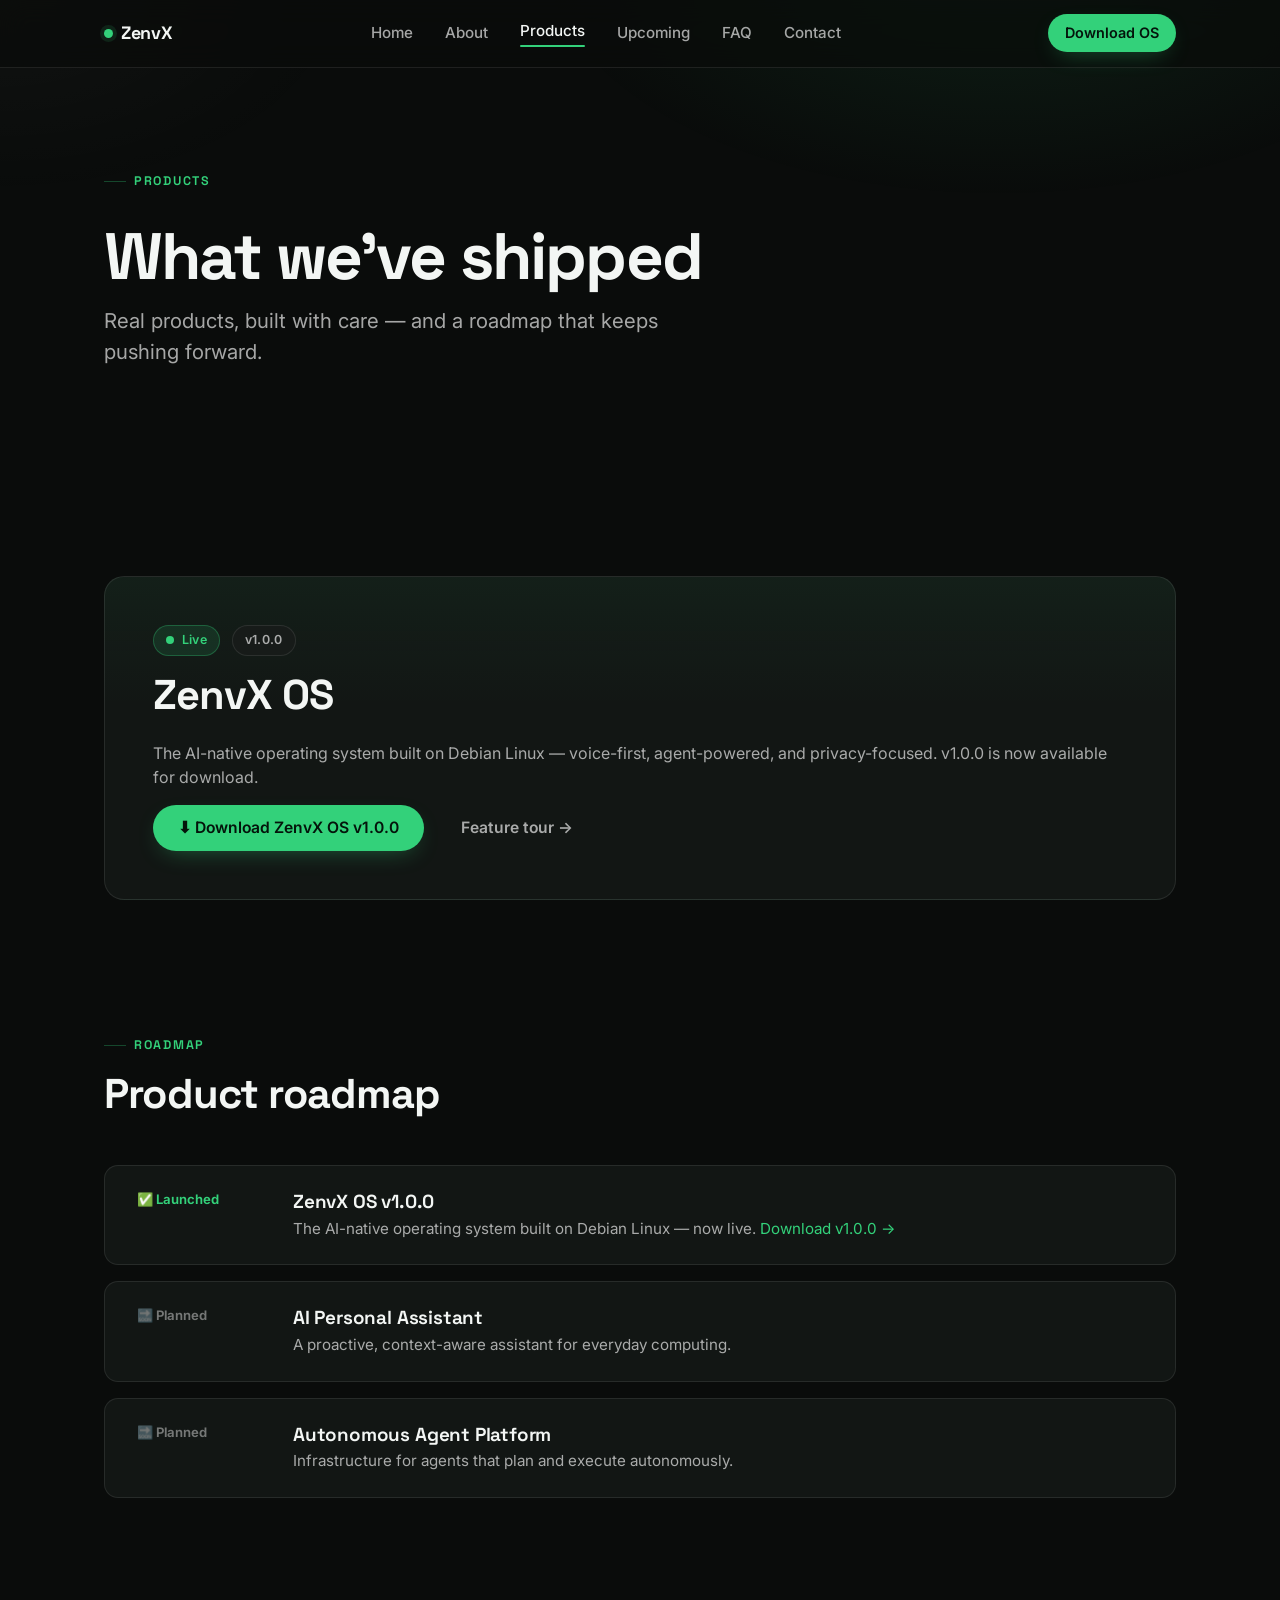
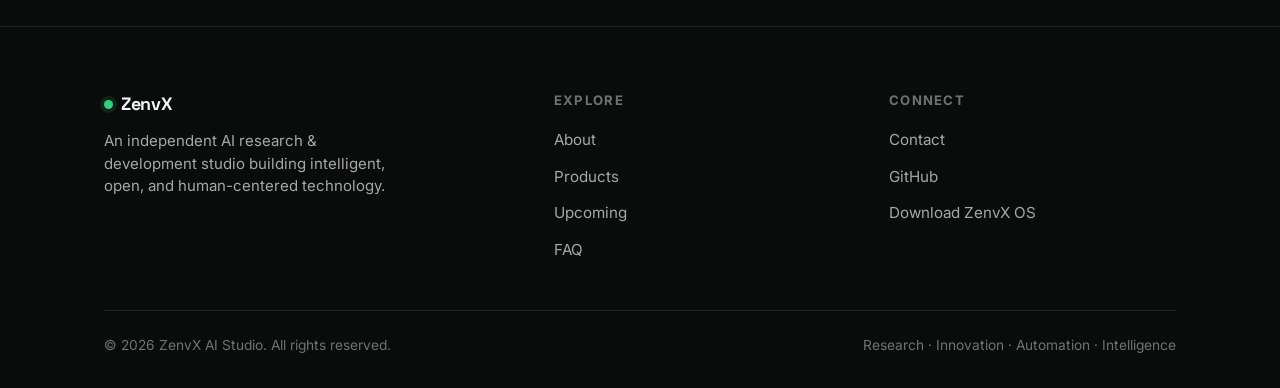
<file: products.html>
<!DOCTYPE html>
<html lang="en">
<head>
  <script>document.documentElement.classList.add("js");</script>
  <meta charset="UTF-8" />
  <meta name="viewport" content="width=device-width, initial-scale=1" />
  <title>Products — ZenvX AI Studio</title>
  <meta name="description" content="Real products from ZenvX AI Studio: ZenvX OS (v1.0.0 live) — plus a roadmap that keeps pushing forward." />
  <link rel="stylesheet" href="assets/css/styles.css" />
</head>
<body>

  <header class="nav" id="nav">
    <div class="nav-inner">
      <a class="brand" href="index.html"><span class="dot"></span> ZenvX</a>
      <nav aria-label="Primary">
        <ul class="nav-links">
          <li><a href="index.html">Home</a></li>
          <li><a href="about.html">About</a></li>
          <li><a class="active" href="products.html">Products</a></li>
          <li><a href="upcoming.html">Upcoming</a></li>
          <li><a href="faq.html">FAQ</a></li>
          <li><a href="contact.html">Contact</a></li>
          <li><a class="btn btn-primary btn-sm" href="https://github.com/cursed-goblin/zenvx-os/releases/tag/v1.0.0" target="_blank" rel="noopener">Download OS</a></li>
        </ul>
      </nav>
      <div class="nav-right">
        <a class="btn btn-primary btn-sm" href="https://github.com/cursed-goblin/zenvx-os/releases/tag/v1.0.0" target="_blank" rel="noopener">Download OS</a>
        <button class="nav-toggle" aria-label="Toggle menu" aria-expanded="false" aria-controls="nav"><span></span></button>
      </div>
    </div>
  </header>

  <main>
    <section class="hero section--tight">
      <div class="container">
        <div class="section-head reveal" style="max-width:820px">
          <span class="eyebrow">Products</span>
          <h1 class="display">What we've shipped</h1>
          <p class="lead">Real products, built with care — and a roadmap that keeps pushing forward.</p>
        </div>
      </div>
    </section>

    <section class="section section--tight">
      <div class="container">
        <div class="grid">
          <article class="product-card reveal">
            <div class="row">
              <span class="badge badge-live"><span class="live-dot"></span> Live</span>
              <span class="badge">v1.0.0</span>
            </div>
            <h2 class="h2">ZenvX OS</h2>
            <p class="muted">The AI-native operating system built on Debian Linux — voice-first, agent-powered, and privacy-focused. v1.0.0 is now available for download.</p>
            <div class="row">
              <a class="btn btn-primary" href="https://github.com/cursed-goblin/zenvx-os/releases/tag/v1.0.0" target="_blank" rel="noopener">⬇ Download ZenvX OS v1.0.0</a>
              <a class="btn btn-ghost" href="upcoming.html">Feature tour →</a>
            </div>
          </article>
        </div>
      </div>
    </section>

    <section class="section section--tight">
      <div class="container">
        <div class="section-head reveal">
          <span class="eyebrow">Roadmap</span>
          <h2 class="h2">Product roadmap</h2>
        </div>
        <div class="timeline">
          <div class="tl-item done reveal">
            <span class="phase">✅ Launched</span>
            <div><h3 class="h3">ZenvX OS v1.0.0</h3><p>The AI-native operating system built on Debian Linux — now live. <a class="text-accent" href="https://github.com/cursed-goblin/zenvx-os/releases/tag/v1.0.0" target="_blank" rel="noopener">Download v1.0.0 →</a></p></div>
          </div>
          <div class="tl-item reveal">
            <span class="phase">🔜 Planned</span>
            <div><h3 class="h3">AI Personal Assistant</h3><p>A proactive, context-aware assistant for everyday computing.</p></div>
          </div>
          <div class="tl-item reveal">
            <span class="phase">🔜 Planned</span>
            <div><h3 class="h3">Autonomous Agent Platform</h3><p>Infrastructure for agents that plan and execute autonomously.</p></div>
          </div>
        </div>
      </div>
    </section>
  </main>

  <footer class="footer">
    <div class="container">
      <div class="footer-grid">
        <div>
          <a class="brand" href="index.html"><span class="dot"></span> ZenvX</a>
          <p>An independent AI research &amp; development studio building intelligent, open, and human-centered technology.</p>
        </div>
        <div>
          <h4>Explore</h4>
          <ul>
            <li><a href="about.html">About</a></li>
            <li><a href="products.html">Products</a></li>
            <li><a href="upcoming.html">Upcoming</a></li>
            <li><a href="faq.html">FAQ</a></li>
          </ul>
        </div>
        <div>
          <h4>Connect</h4>
          <ul>
            <li><a href="contact.html">Contact</a></li>
            <li><a href="https://github.com/cursed-goblin/zenvx-os" target="_blank" rel="noopener">GitHub</a></li>
            <li><a href="https://github.com/cursed-goblin/zenvx-os/releases/tag/v1.0.0" target="_blank" rel="noopener">Download ZenvX OS</a></li>
          </ul>
        </div>
      </div>
      <div class="footer-bottom">
        <span>© <span id="year">2026</span> ZenvX AI Studio. All rights reserved.</span>
        <span>Research · Innovation · Automation · Intelligence</span>
      </div>
    </div>
  </footer>

  <script src="assets/js/main.js"></script>
  <script>document.getElementById("year").textContent = new Date().getFullYear();</script>
</body>
</html>
</file>
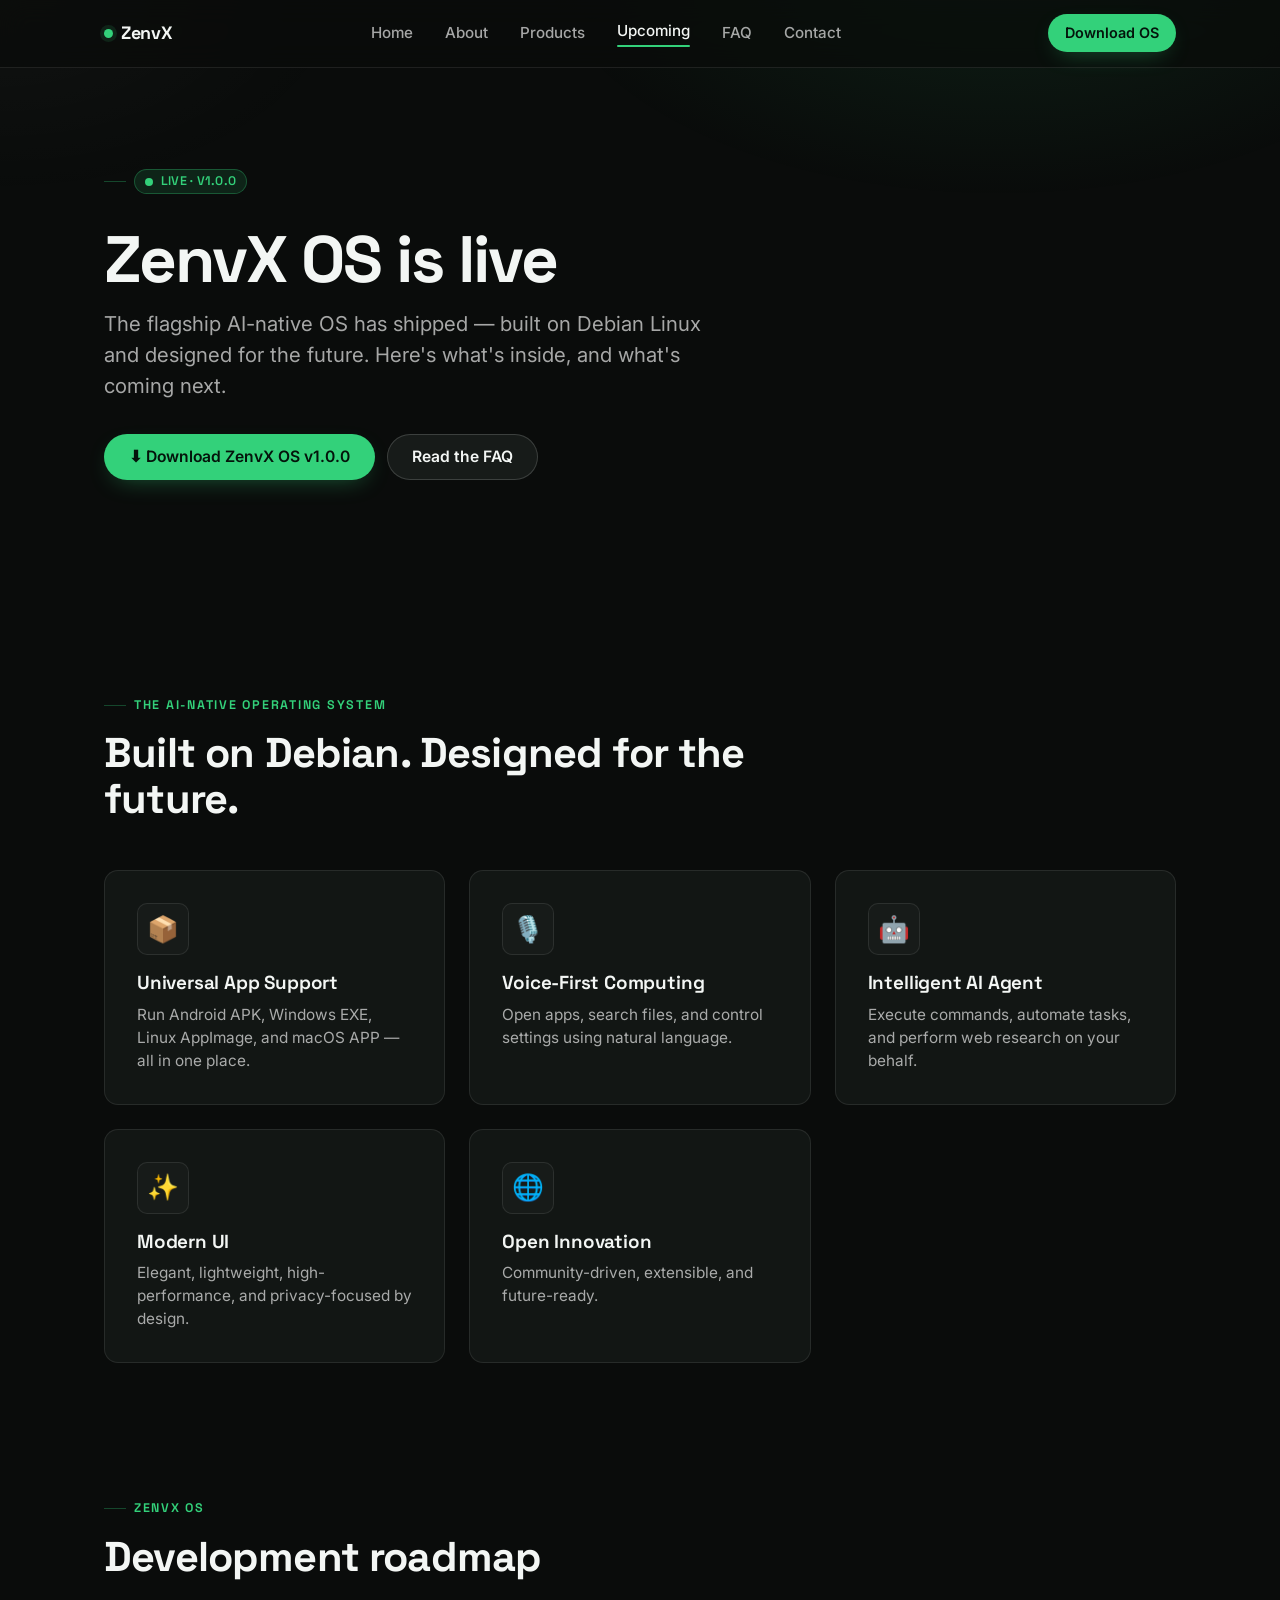
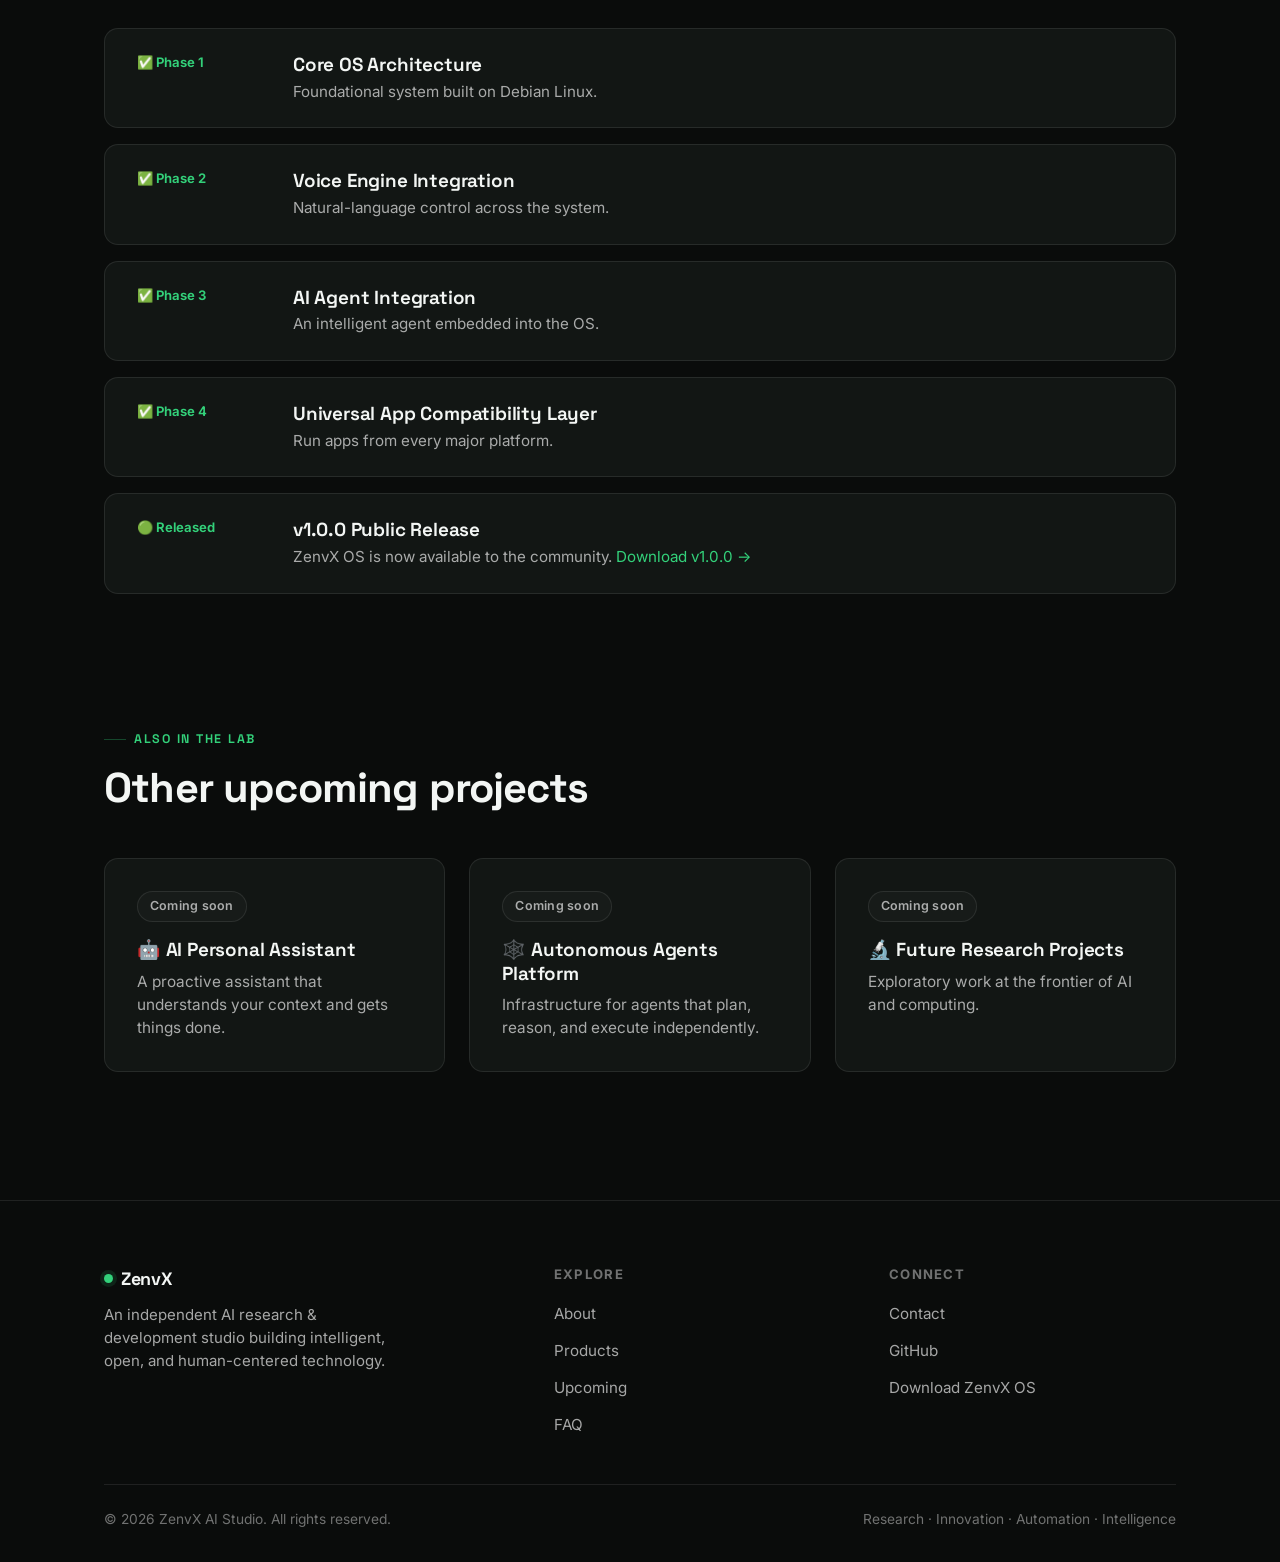
<file: upcoming.html>
<!DOCTYPE html>
<html lang="en">
<head>
  <script>document.documentElement.classList.add("js");</script>
  <meta charset="UTF-8" />
  <meta name="viewport" content="width=device-width, initial-scale=1" />
  <title>Upcoming — ZenvX OS &amp; Future Projects | ZenvX AI Studio</title>
  <meta name="description" content="ZenvX OS is live. Explore its features — universal app support, voice-first computing, an intelligent AI agent — and what's coming next." />
  <link rel="stylesheet" href="assets/css/styles.css" />
</head>
<body>

  <header class="nav" id="nav">
    <div class="nav-inner">
      <a class="brand" href="index.html"><span class="dot"></span> ZenvX</a>
      <nav aria-label="Primary">
        <ul class="nav-links">
          <li><a href="index.html">Home</a></li>
          <li><a href="about.html">About</a></li>
          <li><a href="products.html">Products</a></li>
          <li><a class="active" href="upcoming.html">Upcoming</a></li>
          <li><a href="faq.html">FAQ</a></li>
          <li><a href="contact.html">Contact</a></li>
          <li><a class="btn btn-primary btn-sm" href="https://github.com/cursed-goblin/zenvx-os/releases/tag/v1.0.0" target="_blank" rel="noopener">Download OS</a></li>
        </ul>
      </nav>
      <div class="nav-right">
        <a class="btn btn-primary btn-sm" href="https://github.com/cursed-goblin/zenvx-os/releases/tag/v1.0.0" target="_blank" rel="noopener">Download OS</a>
        <button class="nav-toggle" aria-label="Toggle menu" aria-expanded="false" aria-controls="nav"><span></span></button>
      </div>
    </div>
  </header>

  <main>
    <section class="hero section--tight">
      <div class="container">
        <div class="section-head reveal" style="max-width:820px">
          <span class="eyebrow"><span class="badge badge-live" style="padding:2px 10px"><span class="live-dot"></span> Live · v1.0.0</span></span>
          <h1 class="display">ZenvX OS is live</h1>
          <p class="lead">The flagship AI-native OS has shipped — built on Debian Linux and designed for the future. Here's what's inside, and what's coming next.</p>
          <div class="hero-actions">
            <a class="btn btn-primary" href="https://github.com/cursed-goblin/zenvx-os/releases/tag/v1.0.0" target="_blank" rel="noopener">⬇ Download ZenvX OS v1.0.0</a>
            <a class="btn btn-secondary" href="faq.html">Read the FAQ</a>
          </div>
        </div>
      </div>
    </section>

    <!-- ===================== OS FEATURES ===================== -->
    <section class="section section--tight">
      <div class="container">
        <div class="section-head reveal">
          <span class="eyebrow">The AI-native operating system</span>
          <h2 class="h2">Built on Debian. Designed for the future.</h2>
        </div>
        <div class="grid grid-3">
          <article class="card reveal">
            <span class="icon">📦</span>
            <h3 class="h3">Universal App Support</h3>
            <p>Run Android APK, Windows EXE, Linux AppImage, and macOS APP — all in one place.</p>
          </article>
          <article class="card reveal d1">
            <span class="icon">🎙️</span>
            <h3 class="h3">Voice-First Computing</h3>
            <p>Open apps, search files, and control settings using natural language.</p>
          </article>
          <article class="card reveal d2">
            <span class="icon">🤖</span>
            <h3 class="h3">Intelligent AI Agent</h3>
            <p>Execute commands, automate tasks, and perform web research on your behalf.</p>
          </article>
          <article class="card reveal d1">
            <span class="icon">✨</span>
            <h3 class="h3">Modern UI</h3>
            <p>Elegant, lightweight, high-performance, and privacy-focused by design.</p>
          </article>
          <article class="card reveal d2">
            <span class="icon">🌐</span>
            <h3 class="h3">Open Innovation</h3>
            <p>Community-driven, extensible, and future-ready.</p>
          </article>
        </div>
      </div>
    </section>

    <!-- ===================== DEV ROADMAP ===================== -->
    <section class="section section--tight">
      <div class="container">
        <div class="section-head reveal">
          <span class="eyebrow">ZenvX OS</span>
          <h2 class="h2">Development roadmap</h2>
        </div>
        <div class="timeline">
          <div class="tl-item done reveal">
            <span class="phase">✅ Phase 1</span>
            <div><h3 class="h3">Core OS Architecture</h3><p>Foundational system built on Debian Linux.</p></div>
          </div>
          <div class="tl-item done reveal">
            <span class="phase">✅ Phase 2</span>
            <div><h3 class="h3">Voice Engine Integration</h3><p>Natural-language control across the system.</p></div>
          </div>
          <div class="tl-item done reveal">
            <span class="phase">✅ Phase 3</span>
            <div><h3 class="h3">AI Agent Integration</h3><p>An intelligent agent embedded into the OS.</p></div>
          </div>
          <div class="tl-item done reveal">
            <span class="phase">✅ Phase 4</span>
            <div><h3 class="h3">Universal App Compatibility Layer</h3><p>Run apps from every major platform.</p></div>
          </div>
          <div class="tl-item done reveal">
            <span class="phase">🟢 Released</span>
            <div><h3 class="h3">v1.0.0 Public Release</h3><p>ZenvX OS is now available to the community. <a class="text-accent" href="https://github.com/cursed-goblin/zenvx-os/releases/tag/v1.0.0" target="_blank" rel="noopener">Download v1.0.0 →</a></p></div>
          </div>
        </div>
      </div>
    </section>

    <!-- ===================== OTHER PROJECTS ===================== -->
    <section class="section section--tight">
      <div class="container">
        <div class="section-head reveal">
          <span class="eyebrow">Also in the lab</span>
          <h2 class="h2">Other upcoming projects</h2>
        </div>
        <div class="grid grid-3">
          <article class="card reveal">
            <span class="badge badge-soon" style="margin-bottom:var(--s4)">Coming soon</span>
            <h3 class="h3">🤖 AI Personal Assistant</h3>
            <p>A proactive assistant that understands your context and gets things done.</p>
          </article>
          <article class="card reveal d1">
            <span class="badge badge-soon" style="margin-bottom:var(--s4)">Coming soon</span>
            <h3 class="h3">🕸️ Autonomous Agents Platform</h3>
            <p>Infrastructure for agents that plan, reason, and execute independently.</p>
          </article>
          <article class="card reveal d2">
            <span class="badge badge-soon" style="margin-bottom:var(--s4)">Coming soon</span>
            <h3 class="h3">🔬 Future Research Projects</h3>
            <p>Exploratory work at the frontier of AI and computing.</p>
          </article>
        </div>
      </div>
    </section>
  </main>

  <footer class="footer">
    <div class="container">
      <div class="footer-grid">
        <div>
          <a class="brand" href="index.html"><span class="dot"></span> ZenvX</a>
          <p>An independent AI research &amp; development studio building intelligent, open, and human-centered technology.</p>
        </div>
        <div>
          <h4>Explore</h4>
          <ul>
            <li><a href="about.html">About</a></li>
            <li><a href="products.html">Products</a></li>
            <li><a href="upcoming.html">Upcoming</a></li>
            <li><a href="faq.html">FAQ</a></li>
          </ul>
        </div>
        <div>
          <h4>Connect</h4>
          <ul>
            <li><a href="contact.html">Contact</a></li>
            <li><a href="https://github.com/cursed-goblin/zenvx-os" target="_blank" rel="noopener">GitHub</a></li>
            <li><a href="https://github.com/cursed-goblin/zenvx-os/releases/tag/v1.0.0" target="_blank" rel="noopener">Download ZenvX OS</a></li>
          </ul>
        </div>
      </div>
      <div class="footer-bottom">
        <span>© <span id="year">2026</span> ZenvX AI Studio. All rights reserved.</span>
        <span>Research · Innovation · Automation · Intelligence</span>
      </div>
    </div>
  </footer>

  <script src="assets/js/main.js"></script>
  <script>document.getElementById("year").textContent = new Date().getFullYear();</script>
</body>
</html>
</file>
<file: assets/css/styles.css>
/* =========================================================================
   ZenvX AI Studio — Global stylesheet
   Single centralized token system + reusable components.
   Dark theme, single green accent (kept from the existing "Live" semantics).
   ========================================================================= */

/* ------------------------------ Design tokens --------------------------- */
@import url('https://fonts.googleapis.com/css2?family=Inter:wght@400;500;600;700;800&family=Space+Grotesk:wght@500;600;700&display=swap');

:root {
  /* Surfaces (canvas -> raised) */
  --bg:            #0A0C0B;
  --bg-elev:       #0E110F;
  --surface:       #121614;
  --surface-2:     #171B19;
  --raised:        #1E2320;

  /* Hairlines / borders */
  --border:        rgba(255,255,255,0.09);
  --border-strong: rgba(255,255,255,0.16);

  /* Text */
  --text:          #F3F6F4;
  --text-2:        rgba(255,255,255,0.64);
  --text-3:        rgba(255,255,255,0.42);

  /* Single accent (green) — CTAs, links, active states, listening glow, Live */
  --accent:        #33D17A;
  --accent-strong: #26BE6A;
  --accent-ink:    #04140B;               /* text on accent fills */
  --accent-soft:   rgba(51,209,122,0.12);
  --accent-line:   rgba(51,209,122,0.30);
  --accent-glow:   rgba(51,209,122,0.45);

  /* Radii */
  --r-sm: 10px;
  --r:    14px;
  --r-lg: 20px;
  --r-pill: 999px;

  /* Spacing scale: 4 8 12 16 24 32 48 64 96 */
  --s1: 4px;  --s2: 8px;  --s3: 12px; --s4: 16px;
  --s5: 24px; --s6: 32px; --s7: 48px; --s8: 64px; --s9: 96px;

  /* Shadows / glows (subtle, borders-first) */
  --shadow-sm: 0 1px 2px rgba(0,0,0,.35);
  --shadow:    0 1px 2px rgba(0,0,0,.35), 0 12px 32px rgba(0,0,0,.35);
  --glow:      0 0 0 1px var(--accent-line), 0 0 40px -8px var(--accent-glow);

  /* Type (matches existing site: Inter body + Space Grotesk display) */
  --font: "Inter", -apple-system, BlinkMacSystemFont, "Segoe UI", Roboto,
          Helvetica, Arial, "Apple Color Emoji", "Segoe UI Emoji", sans-serif;
  --font-display: "Space Grotesk", "Inter", -apple-system, BlinkMacSystemFont, "Segoe UI", sans-serif;
  --font-mono: "SF Mono", ui-monospace, "Cascadia Code", Menlo, Consolas, monospace;

  /* Layout */
  --container: 1120px;
  --nav-h: 68px;
}

/* ------------------------------ Reset ---------------------------------- */
*, *::before, *::after { box-sizing: border-box; }
* { margin: 0; }
html { scroll-behavior: smooth; -webkit-text-size-adjust: 100%; }
body {
  font-family: var(--font);
  background: var(--bg);
  color: var(--text);
  line-height: 1.5;
  font-size: 16px;
  -webkit-font-smoothing: antialiased;
  text-rendering: optimizeLegibility;
  overflow-x: hidden;
}
img, svg, video { display: block; max-width: 100%; }
a { color: inherit; text-decoration: none; }
button { font: inherit; cursor: pointer; }
:focus-visible {
  outline: 2px solid var(--accent);
  outline-offset: 2px;
  border-radius: 6px;
}

/* Ambient background: one soft green wash, no rainbow/purple slop */
body::before {
  content: "";
  position: fixed;
  inset: 0;
  pointer-events: none;
  z-index: 0;
  background:
    radial-gradient(60% 45% at 78% -5%, rgba(51,209,122,0.10), transparent 60%),
    radial-gradient(50% 40% at 0% 0%, rgba(255,255,255,0.03), transparent 55%);
}

/* ------------------------------ Layout --------------------------------- */
.container {
  width: 100%;
  max-width: var(--container);
  margin-inline: auto;
  padding-inline: var(--s5);
  position: relative;
  z-index: 1;
}
.section { padding-block: var(--s9); position: relative; z-index: 1; }
.section--tight { padding-block: var(--s8); }
.divider { height: 1px; background: var(--border); border: 0; }

/* ------------------------------ Typography ----------------------------- */
.display {
  font-size: clamp(2.4rem, 6vw, 4.1rem);
  line-height: 1.03;
  letter-spacing: -0.03em;
  font-weight: 800;
}
.h2 {
  font-size: clamp(1.7rem, 3.4vw, 2.6rem);
  line-height: 1.1;
  letter-spacing: -0.02em;
  font-weight: 750;
}
.h3 {
  font-size: 1.18rem;
  line-height: 1.25;
  letter-spacing: -0.01em;
  font-weight: 650;
}
.lead { font-size: clamp(1.05rem, 1.6vw, 1.28rem); color: var(--text-2); }
.muted { color: var(--text-2); }
.text-accent { color: var(--accent); }

/* Section header component: eyebrow + title + subtext */
.eyebrow {
  display: inline-flex;
  align-items: center;
  gap: var(--s2);
  font-size: 0.78rem;
  font-weight: 650;
  letter-spacing: 0.14em;
  text-transform: uppercase;
  color: var(--accent);
}
.eyebrow::before {
  content: "";
  width: 22px; height: 1px;
  background: var(--accent-line);
}
.section-head { max-width: 720px; margin-bottom: var(--s7); }
.section-head .eyebrow { margin-bottom: var(--s4); }
.section-head .h2 { margin-bottom: var(--s4); }
.section-head .lead { color: var(--text-2); }
.section-head--center { margin-inline: auto; text-align: center; }
.section-head--center .eyebrow { justify-content: center; }

/* ------------------------------ Buttons -------------------------------- */
.btn {
  display: inline-flex;
  align-items: center;
  justify-content: center;
  gap: var(--s2);
  min-height: 46px;
  padding: 0 var(--s5);
  border-radius: var(--r-pill);
  font-weight: 600;
  font-size: 0.98rem;
  border: 1px solid transparent;
  transition: transform .18s ease, background .18s ease,
              border-color .18s ease, box-shadow .18s ease;
  will-change: transform;
}
.btn:hover { transform: translateY(-2px); }
.btn:active { transform: translateY(0); }
.btn-primary {
  background: var(--accent);
  color: var(--accent-ink);
  box-shadow: 0 8px 24px -10px var(--accent-glow);
}
.btn-primary:hover { background: var(--accent-strong); box-shadow: 0 12px 30px -8px var(--accent-glow); }
.btn-secondary {
  background: var(--surface-2);
  color: var(--text);
  border-color: var(--border-strong);
}
.btn-secondary:hover { background: var(--raised); border-color: var(--accent-line); }
.btn-ghost { background: transparent; color: var(--text-2); }
.btn-ghost:hover { color: var(--text); }
.btn-sm { min-height: 38px; padding: 0 var(--s4); font-size: 0.9rem; }
.btn-block { width: 100%; }

/* ------------------------------ Nav ------------------------------------ */
.nav {
  position: sticky;
  top: 0;
  z-index: 50;
  height: var(--nav-h);
  display: flex;
  align-items: center;
  background: rgba(10,12,11,0.72);
  backdrop-filter: saturate(140%) blur(14px);
  -webkit-backdrop-filter: saturate(140%) blur(14px);
  border-bottom: 1px solid var(--border);
}
.nav-inner {
  width: 100%;
  max-width: var(--container);
  margin-inline: auto;
  padding-inline: var(--s5);
  display: flex;
  align-items: center;
  justify-content: space-between;
  gap: var(--s4);
}
.brand {
  display: inline-flex;
  align-items: center;
  gap: var(--s2);
  font-weight: 800;
  letter-spacing: -0.02em;
  font-size: 1.12rem;
}
.brand .dot {
  width: 9px; height: 9px; border-radius: 50%;
  background: var(--accent);
  box-shadow: 0 0 0 4px var(--accent-soft);
}
.nav-links {
  display: flex;
  align-items: center;
  gap: var(--s2);
  list-style: none;
  padding: 0;
}
.nav-links a {
  display: inline-block;
  padding: var(--s2) var(--s3);
  border-radius: var(--r-sm);
  color: var(--text-2);
  font-size: 0.95rem;
  font-weight: 500;
  transition: color .15s ease, background .15s ease;
}
.nav-links a:hover { color: var(--text); background: var(--surface-2); }
.nav-links a.active { color: var(--text); }
.nav-links a.active::after {
  content: "";
  display: block;
  height: 2px; margin-top: 3px;
  border-radius: 2px;
  background: var(--accent);
}
.nav-links .btn-primary { display: none; }   /* in-menu CTA hidden on desktop */
.nav-right { display: flex; align-items: center; gap: var(--s3); }
.nav-toggle {
  display: none;
  width: 44px; height: 44px;
  align-items: center; justify-content: center;
  background: var(--surface-2);
  border: 1px solid var(--border);
  border-radius: var(--r-sm);
}
.nav-toggle span, .nav-toggle span::before, .nav-toggle span::after {
  content: "";
  display: block;
  width: 18px; height: 2px;
  background: var(--text);
  border-radius: 2px;
  transition: transform .2s ease, opacity .2s ease;
}
.nav-toggle span::before { transform: translateY(-6px); }
.nav-toggle span::after  { transform: translateY(4px); }
.nav.open .nav-toggle span { background: transparent; }
.nav.open .nav-toggle span::before { transform: rotate(45deg); }
.nav.open .nav-toggle span::after  { transform: rotate(-45deg) translateY(-1.5px); }

/* ------------------------------ Badges / tags -------------------------- */
.badge {
  display: inline-flex;
  align-items: center;
  gap: var(--s2);
  padding: 5px 12px;
  border-radius: var(--r-pill);
  font-size: 0.78rem;
  font-weight: 600;
  letter-spacing: 0.02em;
  background: var(--surface-2);
  border: 1px solid var(--border);
  color: var(--text-2);
}
.badge-live {
  color: var(--accent);
  background: var(--accent-soft);
  border-color: var(--accent-line);
}
.badge-live .live-dot {
  width: 8px; height: 8px; border-radius: 50%;
  background: var(--accent);
  box-shadow: 0 0 0 0 var(--accent-glow);
  animation: livePulse 2s infinite;
}
.badge-soon { color: var(--text-2); }
@keyframes livePulse {
  0%   { box-shadow: 0 0 0 0 var(--accent-glow); }
  70%  { box-shadow: 0 0 0 7px transparent; }
  100% { box-shadow: 0 0 0 0 transparent; }
}

/* ------------------------------ Cards ---------------------------------- */
.grid { display: grid; gap: var(--s5); }
.grid-2 { grid-template-columns: repeat(2, 1fr); }
.grid-3 { grid-template-columns: repeat(3, 1fr); }
.grid-4 { grid-template-columns: repeat(4, 1fr); }

.card {
  background: var(--surface);
  border: 1px solid var(--border);
  border-radius: var(--r);
  padding: var(--s6);
  transition: transform .2s ease, border-color .2s ease, background .2s ease;
}
.card:hover {
  transform: translateY(-4px);
  border-color: var(--border-strong);
  background: var(--surface-2);
}
.card .icon {
  font-size: 1.6rem;
  width: 52px; height: 52px;
  display: inline-flex; align-items: center; justify-content: center;
  background: var(--surface-2);
  border: 1px solid var(--border);
  border-radius: var(--r-sm);
  margin-bottom: var(--s4);
}
.card:hover .icon { border-color: var(--accent-line); }
.card .h3 { margin-bottom: var(--s2); }
.card p { color: var(--text-2); font-size: 0.96rem; }

/* Stat card */
.stat .num {
  font-size: 2.4rem; font-weight: 800; letter-spacing: -0.02em;
  line-height: 1; color: var(--text);
}
.stat .num .plus { color: var(--accent); }

/* Feature card, larger product surface */
.product-card {
  display: grid;
  gap: var(--s4);
  background:
    linear-gradient(180deg, rgba(51,209,122,0.05), transparent 40%),
    var(--surface);
  border: 1px solid var(--border);
  border-radius: var(--r-lg);
  padding: var(--s7);
}
.product-card .h2 { margin-bottom: var(--s2); }
.product-card .row { display: flex; align-items: center; gap: var(--s3); flex-wrap: wrap; }

/* ------------------------------ Hero ----------------------------------- */
.hero { padding-block: clamp(var(--s7), 8vw, var(--s9)); }
.hero-grid {
  display: grid;
  grid-template-columns: 1.05fr 1fr;
  gap: var(--s8);
  align-items: center;
}
.hero .display { margin-block: var(--s4); }
.hero .lead { max-width: 46ch; }
.hero-actions { display: flex; flex-wrap: wrap; gap: var(--s3); margin-top: var(--s6); }
.hero-meta { display: flex; gap: var(--s5); margin-top: var(--s6); color: var(--text-3); font-size: 0.85rem; flex-wrap: wrap; }
.hero-meta b { color: var(--text); font-weight: 650; }

/* ------------------- Concept demo (Speak -> Understand -> Execute) ------ */
.demo {
  position: relative;
  border-radius: var(--r-lg);
}
/* Swap point wrapper: drop real <video>/<img> here later (see index.html) */
.demo-media { display: none; border-radius: var(--r-lg); overflow: hidden; }
.demo-media.is-active { display: block; }
.demo-media.is-active + .demo-mock { display: none; }

.demo-mock {
  background: linear-gradient(180deg, var(--surface-2), var(--surface));
  border: 1px solid var(--border-strong);
  border-radius: var(--r-lg);
  box-shadow: var(--shadow);
  overflow: hidden;
}
.osbar {
  display: flex; align-items: center; gap: var(--s3);
  padding: var(--s3) var(--s4);
  border-bottom: 1px solid var(--border);
  background: rgba(255,255,255,0.02);
}
.traffic { display: flex; gap: 7px; }
.traffic i { width: 11px; height: 11px; border-radius: 50%; background: var(--raised); display: block; }
.osbar .title { font-size: 0.82rem; color: var(--text-3); font-weight: 600; }
.osbar .clock { margin-left: auto; font-size: 0.78rem; color: var(--text-3); font-variant-numeric: tabular-nums; }

.osbody { padding: var(--s5); display: grid; gap: var(--s4); min-height: 340px; }

/* Pipeline steps */
.pipe { display: flex; align-items: center; gap: var(--s2); }
.pipe .step {
  display: inline-flex; align-items: center; gap: 7px;
  padding: 6px 11px; border-radius: var(--r-pill);
  font-size: 0.74rem; font-weight: 600;
  background: var(--surface); border: 1px solid var(--border);
  color: var(--text-3);
  transition: color .25s ease, border-color .25s ease, background .25s ease;
}
.pipe .step .bullet { width: 7px; height: 7px; border-radius: 50%; background: var(--text-3); transition: background .25s ease, box-shadow .25s ease; }
.pipe .step.on { color: var(--text); border-color: var(--accent-line); background: var(--accent-soft); }
.pipe .step.on .bullet { background: var(--accent); box-shadow: 0 0 0 4px var(--accent-soft); }
.pipe .arrow { color: var(--text-3); font-size: 0.8rem; }

/* Mic / listening */
.mic-row { display: flex; align-items: center; gap: var(--s4); }
.mic {
  position: relative;
  width: 54px; height: 54px; flex: none;
  border-radius: 50%;
  display: grid; place-items: center;
  background: var(--surface); border: 1px solid var(--border);
  font-size: 1.3rem;
  transition: border-color .25s ease, background .25s ease;
}
.demo.listening .mic {
  border-color: var(--accent-line);
  background: var(--accent-soft);
}
.demo.listening .mic::after {
  content: "";
  position: absolute; inset: -6px;
  border-radius: 50%;
  border: 2px solid var(--accent-line);
  animation: micPulse 1.4s ease-out infinite;
}
@keyframes micPulse {
  0%   { transform: scale(0.9); opacity: .8; }
  100% { transform: scale(1.5); opacity: 0; }
}
/* Live waveform bars */
.wave { display: flex; align-items: center; gap: 4px; height: 34px; }
.wave i { width: 4px; height: 8px; border-radius: 3px; background: var(--text-3); }
.demo.listening .wave i { background: var(--accent); animation: wave 1s ease-in-out infinite; }
.demo.listening .wave i:nth-child(2){ animation-delay: .1s }
.demo.listening .wave i:nth-child(3){ animation-delay: .2s }
.demo.listening .wave i:nth-child(4){ animation-delay: .3s }
.demo.listening .wave i:nth-child(5){ animation-delay: .15s }
.demo.listening .wave i:nth-child(6){ animation-delay: .25s }
.demo.listening .wave i:nth-child(7){ animation-delay: .05s }
@keyframes wave { 0%,100%{ height: 8px } 50%{ height: 30px } }

/* Command bubble w/ typing */
.bubble {
  background: var(--surface); border: 1px solid var(--border);
  border-radius: 12px; padding: var(--s3) var(--s4);
  font-size: 0.98rem; color: var(--text);
  min-height: 46px; display: flex; align-items: center;
}
.bubble .label { color: var(--text-3); font-size: 0.72rem; text-transform: uppercase; letter-spacing: .1em; margin-right: 8px; }
.caret { display: inline-block; width: 2px; height: 1.05em; background: var(--accent); margin-left: 2px; vertical-align: -2px; opacity: 0; }
.demo.typing .caret { animation: blink 0.9s step-end infinite; opacity: 1; }
@keyframes blink { 50% { opacity: 0; } }

/* Execution result: opened window + notif toggle */
.result { display: grid; grid-template-columns: 1fr auto; gap: var(--s3); align-items: stretch; }
.result .win, .result .notif {
  opacity: 0; transform: translateY(8px) scale(.98);
  transition: opacity .4s ease, transform .4s ease;
}
.demo.executed .result .win, .demo.executed .result .notif { opacity: 1; transform: none; }
.win {
  background: var(--surface); border: 1px solid var(--accent-line);
  border-radius: 10px; padding: var(--s3) var(--s4);
  display: flex; align-items: center; gap: var(--s3);
  box-shadow: 0 0 30px -12px var(--accent-glow);
}
.win .app { width: 34px; height: 34px; border-radius: 8px; display: grid; place-items: center; background: var(--accent-soft); font-size: 1.1rem; }
.win .meta small { color: var(--text-3); display: block; font-size: 0.74rem; }
.win .meta b { font-size: 0.92rem; font-weight: 650; }
.notif {
  display: flex; flex-direction: column; align-items: center; justify-content: center;
  gap: 6px; padding: var(--s3); min-width: 96px;
  background: var(--surface); border: 1px solid var(--border); border-radius: 10px;
}
.notif small { font-size: 0.68rem; color: var(--text-3); }
.toggle {
  width: 44px; height: 24px; border-radius: var(--r-pill);
  background: var(--raised); position: relative; transition: background .3s ease;
}
.toggle::after {
  content: ""; position: absolute; top: 3px; left: 3px;
  width: 18px; height: 18px; border-radius: 50%; background: var(--text-2);
  transition: transform .3s ease, background .3s ease;
}
.demo.executed .toggle { background: var(--accent); }
.demo.executed .toggle::after { transform: translateX(20px); background: #fff; }
.notif .state { font-size: 0.74rem; font-weight: 650; color: var(--text-3); }
.demo.executed .notif .state { color: var(--accent); }

/* ------------------------------ Founders ------------------------------- */
.founder-grid { display: grid; grid-template-columns: repeat(3, 1fr); gap: var(--s5); }
.founder-card {
  background: var(--surface);
  border: 1px solid var(--border);
  border-radius: var(--r);
  padding: var(--s6);
  display: flex; flex-direction: column; align-items: flex-start; gap: var(--s3);
  transition: transform .2s ease, border-color .2s ease;
}
.founder-card:hover { transform: translateY(-4px); border-color: var(--border-strong); }
.avatar {
  width: 56px; height: 56px; border-radius: 14px;
  display: grid; place-items: center;
  font-weight: 700; font-size: 1.15rem; letter-spacing: 0.02em;
  color: var(--accent);
  background: var(--accent-soft);
  border: 1px solid var(--accent-line);
}
.founder-card .name { font-size: 1.12rem; font-weight: 700; letter-spacing: -0.01em; }
.founder-card .role { color: var(--text-2); font-size: 0.92rem; }
.founder-card .contact { margin-top: var(--s2); }
.founder-card .contact a {
  display: inline-flex; align-items: center; gap: var(--s2);
  color: var(--accent); font-size: 0.95rem; font-weight: 550;
}
.founder-card .contact a:hover { text-decoration: underline; }

/* ------------------------------ Roadmap -------------------------------- */
.timeline { display: grid; gap: var(--s4); }
.tl-item {
  display: grid; grid-template-columns: 132px 1fr; gap: var(--s5);
  align-items: start;
  background: var(--surface); border: 1px solid var(--border);
  border-radius: var(--r); padding: var(--s5) var(--s6);
}
.tl-item .phase { color: var(--text-3); font-size: 0.82rem; font-weight: 650; }
.tl-item.done .phase { color: var(--accent); }
.tl-item .h3 { margin-bottom: 4px; }
.tl-item p { color: var(--text-2); font-size: 0.95rem; }

/* ------------------------------ FAQ ------------------------------------ */
.faq { display: grid; gap: var(--s3); max-width: 820px; }
.faq-item {
  background: var(--surface);
  border: 1px solid var(--border);
  border-radius: var(--r);
  overflow: hidden;
  transition: border-color .2s ease;
}
.faq-item.open { border-color: var(--accent-line); }
.faq-q {
  width: 100%;
  display: flex; align-items: center; justify-content: space-between; gap: var(--s4);
  padding: var(--s5) var(--s5);
  background: transparent; border: 0; text-align: left;
  color: var(--text); font-size: 1.02rem; font-weight: 600;
}
.faq-q:hover { color: var(--accent); }
.faq-q .chev {
  flex: none; width: 22px; height: 22px; position: relative;
  transition: transform .25s ease; color: var(--text-3);
}
.faq-item.open .faq-q .chev { transform: rotate(180deg); color: var(--accent); }
.faq-a {
  display: grid; grid-template-rows: 0fr;
  transition: grid-template-rows .28s ease;
}
.faq-item.open .faq-a { grid-template-rows: 1fr; }
.faq-a > div { overflow: hidden; }
.faq-a p {
  padding: 0 var(--s5) var(--s5);
  color: var(--text-2); font-size: 0.97rem; line-height: 1.6;
}
.verify {
  display: inline-block;
  font-size: 0.68rem; font-weight: 700; letter-spacing: 0.06em;
  color: #E9B872; background: rgba(233,184,114,0.12);
  border: 1px solid rgba(233,184,114,0.3);
  padding: 1px 6px; border-radius: 6px; margin-left: 6px;
  vertical-align: 1px;
}

/* ------------------------------ CTA band ------------------------------- */
.cta-band {
  text-align: center;
  background:
    radial-gradient(60% 120% at 50% 0%, rgba(51,209,122,0.10), transparent 60%),
    var(--surface);
  border: 1px solid var(--border);
  border-radius: var(--r-lg);
  padding: clamp(var(--s7), 6vw, var(--s9)) var(--s5);
}
.cta-band .h2 { margin-bottom: var(--s4); }
.cta-band .actions { display: flex; gap: var(--s3); justify-content: center; flex-wrap: wrap; margin-top: var(--s6); }

/* ------------------------------ Contact form --------------------------- */
/* Two-column founders | form layout; collapses to one column on tablet/phone */
.contact-grid { display: grid; grid-template-columns: 1fr 1fr; gap: var(--s7); align-items: start; }
.form-card { background: var(--surface); border: 1px solid var(--border); border-radius: var(--r-lg); padding: var(--s7); }
.field { display: grid; gap: var(--s2); margin-bottom: var(--s4); }
.field label { font-size: 0.85rem; color: var(--text-2); font-weight: 550; }
.field input, .field select, .field textarea {
  width: 100%;
  background: var(--bg-elev);
  border: 1px solid var(--border-strong);
  border-radius: var(--r-sm);
  color: var(--text);
  padding: 12px 14px;
  font: inherit;
  transition: border-color .15s ease, box-shadow .15s ease;
}
.field textarea { min-height: 128px; resize: vertical; }
.field input:focus, .field select:focus, .field textarea:focus {
  outline: none; border-color: var(--accent-line);
  box-shadow: 0 0 0 3px var(--accent-soft);
}
.field select { appearance: none; }

/* ------------------------------ Footer --------------------------------- */
.footer {
  border-top: 1px solid var(--border);
  padding-block: var(--s8) var(--s6);
  margin-top: var(--s8);
}
.footer-grid {
  display: grid;
  grid-template-columns: 1.4fr 1fr 1fr;
  gap: var(--s7);
  margin-bottom: var(--s7);
}
.footer .brand { margin-bottom: var(--s3); }
.footer p { color: var(--text-2); font-size: 0.94rem; max-width: 34ch; }
.footer h4 { font-size: 0.82rem; text-transform: uppercase; letter-spacing: 0.1em; color: var(--text-3); margin-bottom: var(--s4); }
.footer ul { list-style: none; padding: 0; display: grid; gap: var(--s3); }
.footer ul a { color: var(--text-2); font-size: 0.95rem; }
.footer ul a:hover { color: var(--accent); }
.footer-bottom {
  display: flex; justify-content: space-between; align-items: center; gap: var(--s4);
  padding-top: var(--s5); border-top: 1px solid var(--border);
  color: var(--text-3); font-size: 0.86rem; flex-wrap: wrap;
}

/* ------------------------------ Reveal motion -------------------------- */
/* Reveals only hide when JS is active (graceful no-JS fallback) */
.js .reveal { opacity: 0; transform: translateY(18px); transition: opacity .6s ease, transform .6s ease; }
.reveal.in { opacity: 1; transform: none; }
.reveal.d1 { transition-delay: .06s; }
.reveal.d2 { transition-delay: .12s; }
.reveal.d3 { transition-delay: .18s; }
.reveal.d4 { transition-delay: .24s; }

/* ------------------------------ Responsive ----------------------------- */
/* Standardized device breakpoints:
   1024px  tablet landscape / small laptop
    860px  tablet portrait  (primary nav collapses to a toggle menu)
    640px  large phones
    420px  small phones                                                   */

/* ---- Tablet landscape / small laptop ---- */
@media (max-width: 1024px) {
  .hero-grid { gap: var(--s6); }
  .grid-3 { grid-template-columns: repeat(2, 1fr); }
  .grid-4 { grid-template-columns: repeat(2, 1fr); }
  .footer-grid { gap: var(--s6); }
}

/* ---- Tablet portrait: primary nav collapses ---- */
@media (max-width: 860px) {
  :root { --nav-h: 60px; }
  .section { padding-block: var(--s8); }
  .hero-grid { grid-template-columns: 1fr; gap: var(--s7); }
  .contact-grid { grid-template-columns: 1fr; gap: var(--s6); }
  .footer-grid { grid-template-columns: 1fr 1fr; }

  .nav-links {
    position: absolute;
    top: var(--nav-h); left: 0; right: 0;
    flex-direction: column;
    align-items: stretch;
    gap: 2px;
    padding: var(--s3) var(--s5) var(--s5);
    background: var(--bg-elev);
    border-bottom: 1px solid var(--border);
    box-shadow: var(--shadow);
    transform: translateY(-8px);
    opacity: 0; pointer-events: none;
    transition: opacity .2s ease, transform .2s ease;
  }
  .nav.open .nav-links { opacity: 1; transform: none; pointer-events: auto; }
  .nav-links a { padding: var(--s3); border-radius: var(--r-sm); }
  .nav-links a.active::after { display: none; }
  .nav-toggle { display: inline-flex; }
  .nav-right .btn-primary { display: none; }   /* CTA moves into the menu */
  .nav.open .nav-links .btn-primary { display: inline-flex; justify-content: center; margin-top: var(--s2); }
}

/* ---- Large phones ---- */
@media (max-width: 640px) {
  .section { padding-block: var(--s7); }
  .grid-2, .grid-3, .grid-4 { grid-template-columns: 1fr; }
  .founder-grid { grid-template-columns: 1fr; }
  .tl-item { grid-template-columns: 1fr; gap: var(--s2); padding: var(--s5); }
  .footer-grid { grid-template-columns: 1fr; gap: var(--s6); }
  .footer p { max-width: none; }
  .footer-bottom { flex-direction: column; align-items: flex-start; gap: var(--s2); }
  .result { grid-template-columns: 1fr; }
  .pipe { flex-wrap: wrap; }

  /* Lighter padding on large surfaces */
  .product-card { padding: var(--s6); }
  .form-card { padding: var(--s6); }
  .card { padding: var(--s5); }
  .cta-band { padding: var(--s7) var(--s5); }

  /* Full-width primary actions on phones */
  .hero-actions, .cta-band .actions { flex-direction: column; align-items: stretch; }
  .hero-actions .btn, .cta-band .actions .btn { width: 100%; }
}

/* ---- Small phones ---- */
@media (max-width: 420px) {
  .container { padding-inline: var(--s4); }
  .osbody { padding: var(--s4); min-height: 300px; }
  .pipe .step { font-size: 0.68rem; padding: 5px 9px; }
  .founder-card, .form-card, .product-card { padding: var(--s5); }
}

/* ------------------------------ Reduced motion ------------------------- */
@media (prefers-reduced-motion: reduce) {
  html { scroll-behavior: auto; }
  *, *::before, *::after {
    animation-duration: 0.001ms !important;
    animation-iteration-count: 1 !important;
    transition-duration: 0.001ms !important;
  }
  .reveal { opacity: 1; transform: none; }
}

/* ------------------------------ Display typeface ----------------------- */
.display, .h2, .h3, .brand, .eyebrow, .num { font-family: var(--font-display); }

/* ------------------------------ Contact form states -------------------- */
/* Honeypot: visually hidden, off-screen, never focusable by real users */
.hp { position: absolute; left: -9999px; top: auto; width: 1px; height: 1px; overflow: hidden; }
.field-error { display: block; min-height: 15px; margin-top: 4px; font-size: 0.8rem; color: #ff6b7d; }
.cf-turnstile { margin: var(--s2) 0 var(--s3); min-height: 65px; }
.form-status { margin-top: var(--s4); font-size: 0.93rem; border-radius: var(--r-sm); }
.form-status.success {
  color: var(--accent); background: var(--accent-soft);
  border: 1px solid var(--accent-line); padding: var(--s3) var(--s4);
}
.form-status.error {
  color: #ff8a97; background: rgba(255,93,115,0.10);
  border: 1px solid rgba(255,93,115,0.30); padding: var(--s3) var(--s4);
}
.submit-btn.loading { opacity: .65; pointer-events: none; }
</file>
